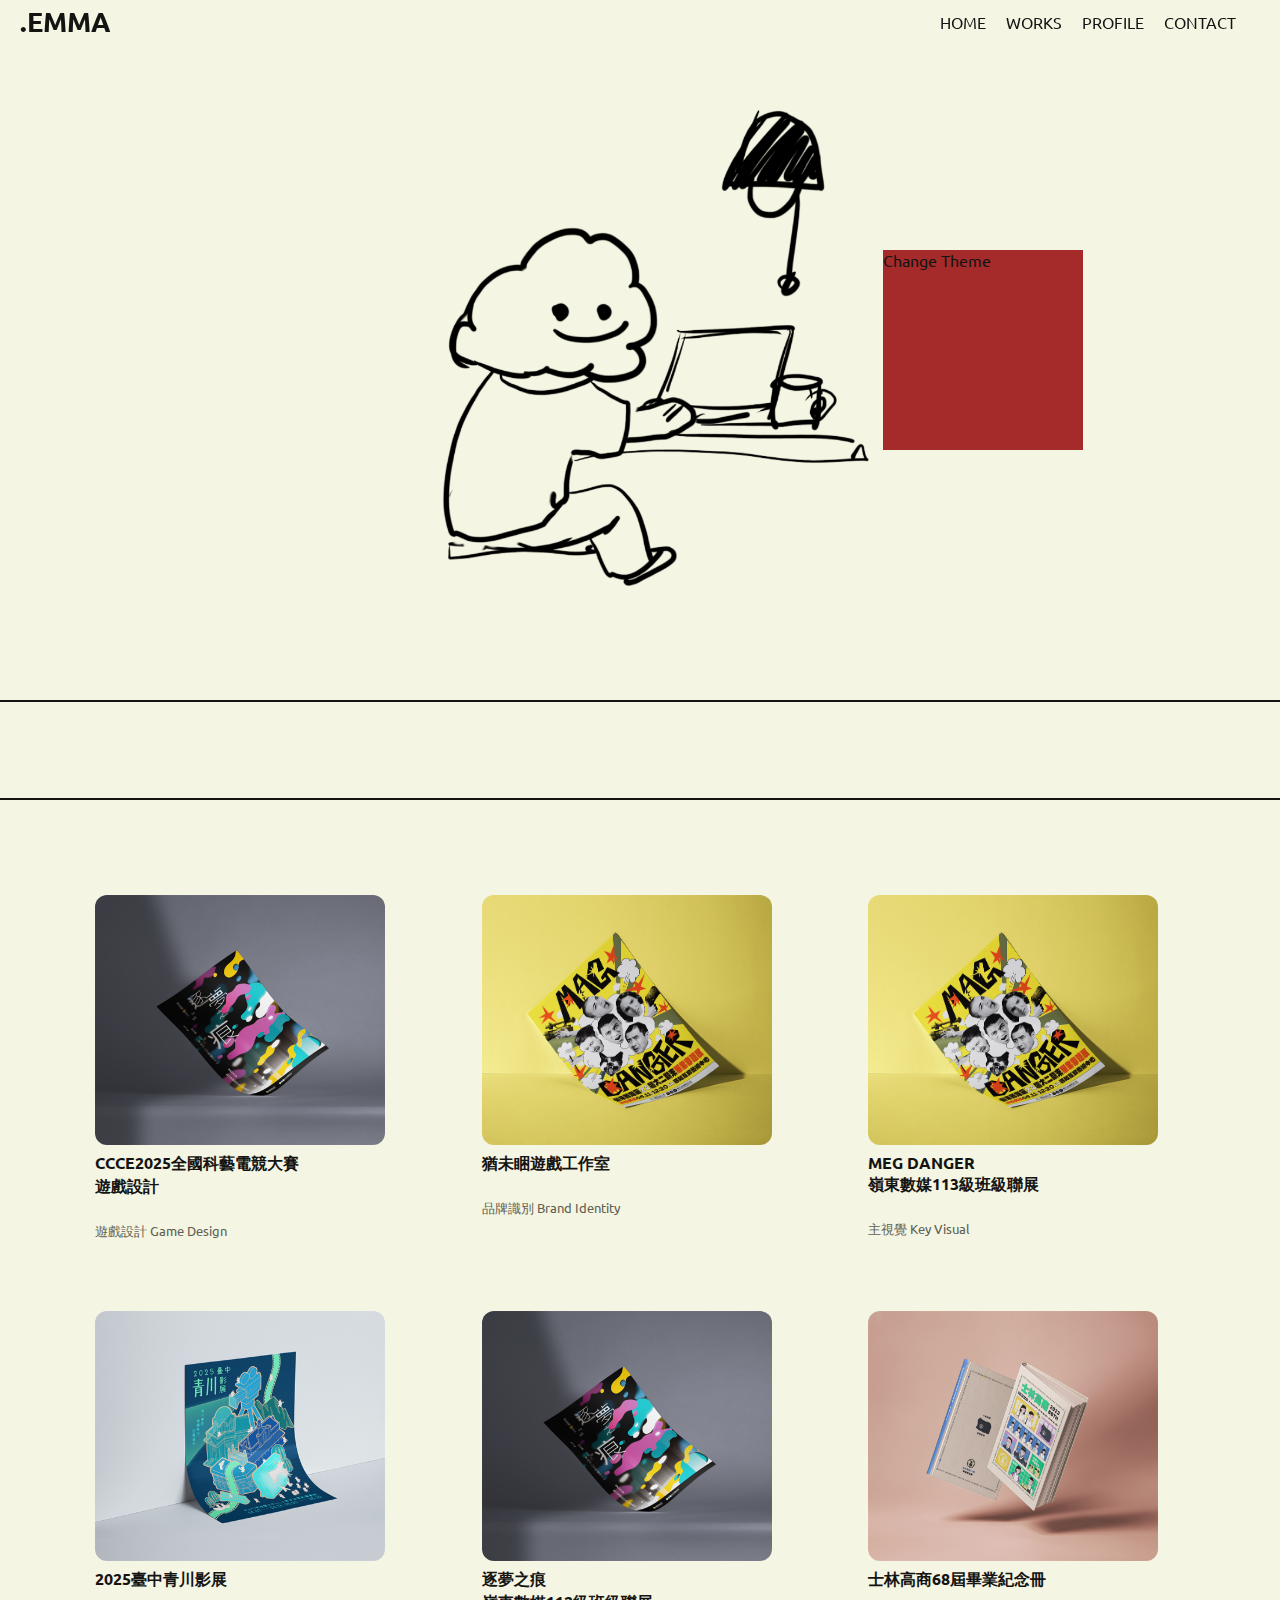
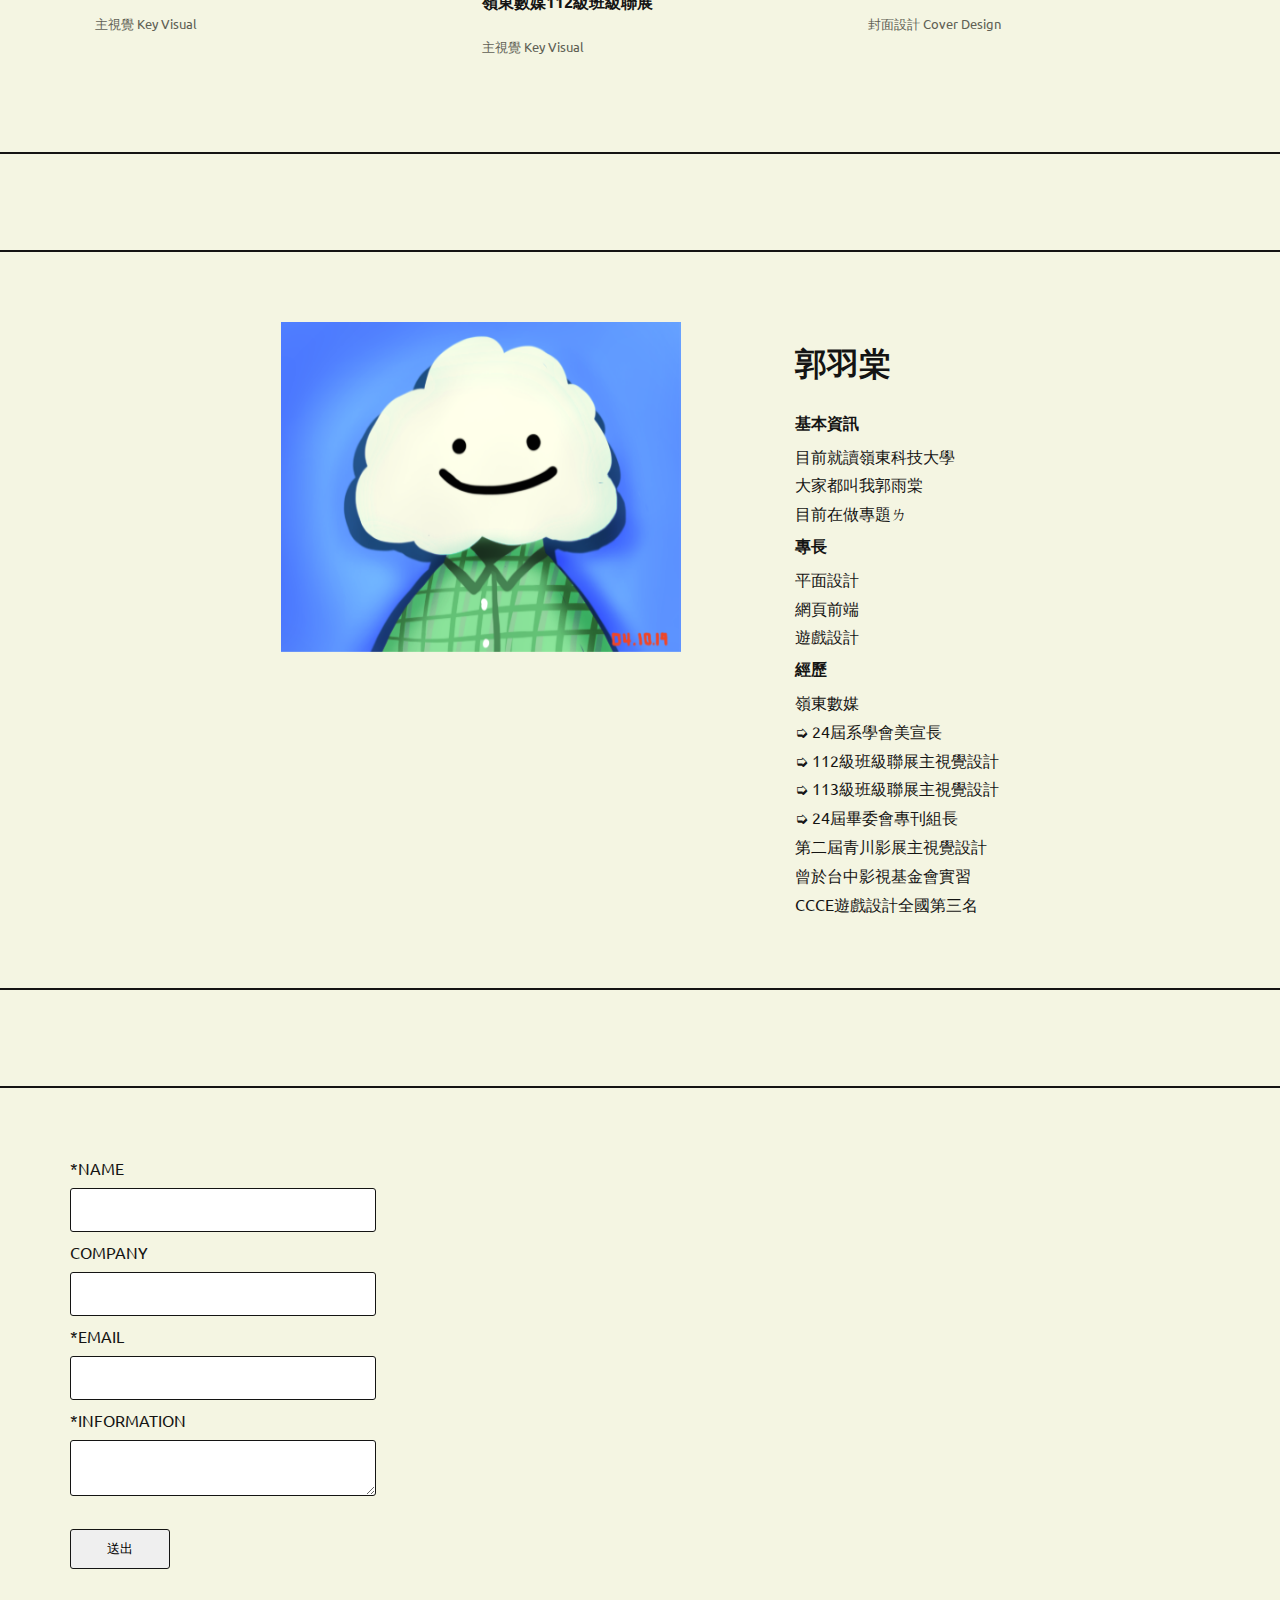
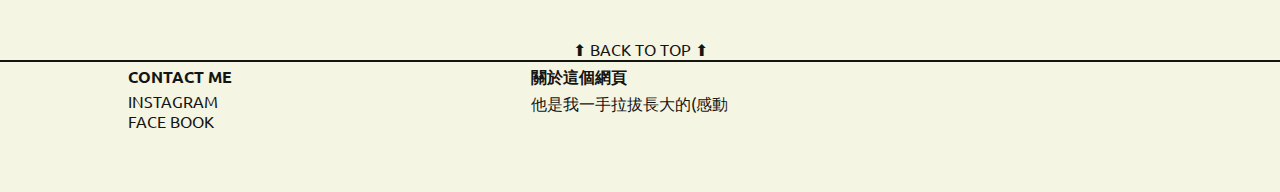
<file: index.html>
<!DOCTYPE html>
<html>
<head>
    <meta charset="utf-8"/>
    <meta name="viewport" content="width=device-width,initial-scale=1.0"/>
    <title>郭青蛙的作品集</title>
    <link rel="stylesheet" href="css/style.css">
    <!--字體API Ubuntu和Noto-->
    <link rel="preconnect" href="https://fonts.googleapis.com">
    <link rel="preconnect" href="https://fonts.gstatic.com" crossorigin>
    <link href="https://fonts.googleapis.com/css2?family=Noto+Sans+TC:wght@100..900&family=Ubuntu:wght@400;700&display=swap" rel="stylesheet">
</head>

<body>
<!--nav-->
<div class="nav">
    <h2 class="logo" id="emma">.EMMA</h2>
    <ul class="navbar">
        <li class="Navoption" id="home">HOME</li>
        <li class="Navoption" id="works">WORKS</li>
        <li class="Navoption" id="profile">PROFILE</li>
        <li class="Navoption" id="contact">CONTACT</li>
    </ul>
</div>
<!--頁首-->
<header class="header" id="home-area">
    <div class="title">
        EMMA<br>KUO'S
    </div>
    <!--暫時的圖-->
    <div>
        <img style="height: 500px;width: auto" src="picture/MeOnHeader.png">
    </div>
    <!--暫時的按鈕-->
    <div style="width: 200px;height: 200px;background: brown" id="themeToggle">Change Theme</div>
</header>
<!--works-->
<hr/>
    <div class="title">作品 WORKS ➔ ➔ ➔</div>
<hr/>
<main id="works-area">
    <div id="projects"></div>
</main>
<!--profile-->
<hr/>
    <div class="title">關於我 PROFILE ➔ ➔ ➔</div>
<hr/>
<main id="profile-area">
    <img src="picture/MeProfilePic.png" class="profile-picture">
    <article>
        <h1>郭羽棠</h1>
        <div class="word"><h3>基本資訊</h3>目前就讀嶺東科技大學<br>大家都叫我郭雨棠<br>目前在做專題ㄌ</div>
        <div class="word"><h3>專長</h3>平面設計<br>網頁前端<br>遊戲設計</div>
        <div class="word"><h3>經歷</h3>嶺東數媒<br>➭ 24屆系學會美宣長<br>➭ 112級班級聯展主視覺設計
            <br>➭ 113級班級聯展主視覺設計<br>➭ 24屆畢委會專刊組長<br>
            第二屆青川影展主視覺設計<br>曾於台中影視基金會實習<br>CCCE遊戲設計全國第三名
        </div>
    </article>
</main>

<!--contact-->
<hr/>
    <div class="title">聯繫我 CONTACT ME  ➔ ➔ ➔</div>
<hr/>
<main id="contact-area">
    <form class="form" id="myForm">
        <label>*NAME</label><br>
        <input type="text" name="name" class="contact"><br>
        <label>COMPANY</label><br>
        <input type="text" name="company" class="contact"><br>
        <label>*EMAIL</label><br>
        <input type="email" name="email" class="contact"><br>
        <label>*INFORMATION</label><br>
        <textarea name="information" class="contact" style="height: 50px"></textarea><br>
        <button type="submit" class="button" id="send">送出</button>
    </form>
</main>

<div class="back"> ⬆︎ BACK TO TOP ⬆︎</div>
<div class="back2"> ⬆︎ </div>

<!--頁尾-->
<hr/>
<footer class="footer">
    <div class="linkbox">
        <h3>CONTACT ME</h3>
        <div class="link"><a href="https://www.instagram.com/emmakuo1019/">INSTAGRAM</a></div>
        <div class="link"><a href="https://www.facebook.com/EmmaKuo1019?locale=zh_TW">FACE BOOK</a></div>
    </div>
    <div class="linkbox">
        <h3>關於這個網頁</h3>
        <div class="link">他是我一手拉拔長大的(感動</div>
    </div>
</footer>

<script
        src="https://code.jquery.com/jquery-3.4.1.min.js"
        integrity="sha256-CSXorXvZcTkaix6Yvo6HppcZGetbYMGWSFlBw8HfCJo="
        crossorigin="anonymous">
</script>
<script src="js/home.js"></script>
<script src="js/list.js"></script>
</body>
</html>
</file>
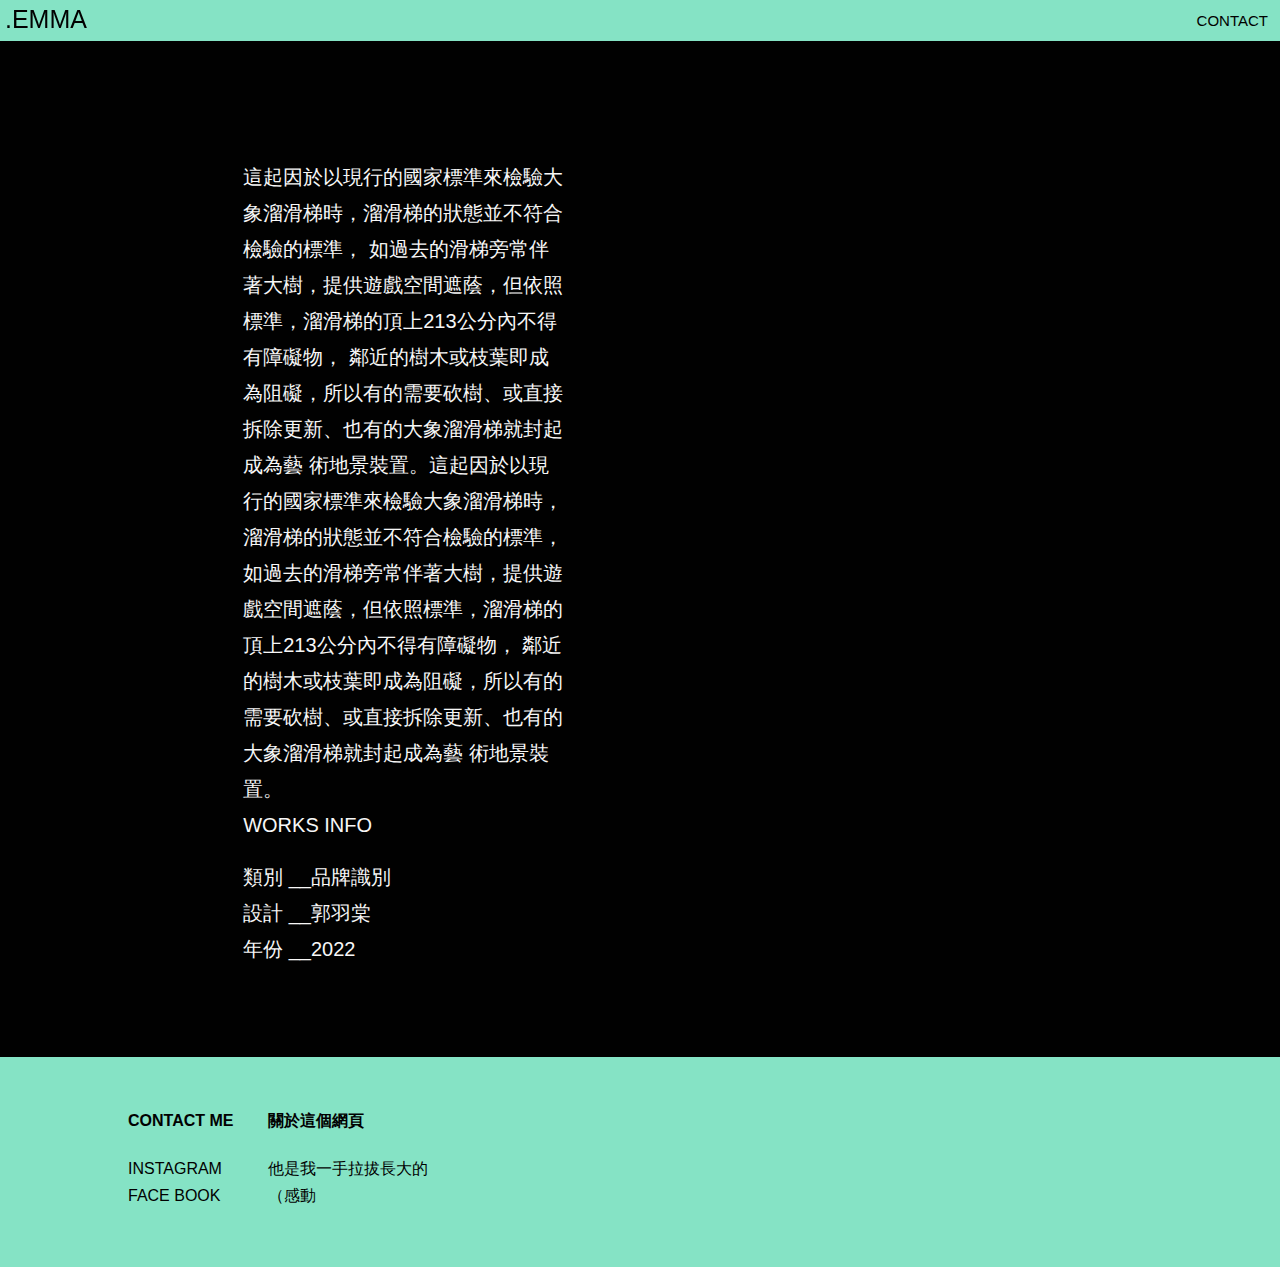
<file: breakfast.html>
<!DOCTYPE html>
<html lang="en">
<head>
    <meta charset="UTF-8">
    <title>郭青蛙的作品集 - 早餐研究室</title>
    <link rel="stylesheet" href="work.css">
</head>
<body>
<!--nav-->
<div class="logo" id="emma">.EMMA</div>
<nav class="nav">
    <div class="Navoption" id="contact">CONTACT</div>
</nav>

<!--內容-->
<main style="margin-left: 10%">
    <img class="work-info-big">
    <article class="article">
        <section style="width: 50%;margin-right: 3%">
            <div class="title">早餐研究室</div>
            <div class="word">這起因於以現行的國家標準來檢驗大象溜滑梯時，溜滑梯的狀態並不符合檢驗的標準，
                如過去的滑梯旁常伴著大樹，提供遊戲空間遮蔭，但依照標準，溜滑梯的頂上213公分內不得有障礙物，
                鄰近的樹木或枝葉即成為阻礙，所以有的需要砍樹、或直接拆除更新、也有的大象溜滑梯就封起成為藝
                術地景裝置。這起因於以現行的國家標準來檢驗大象溜滑梯時，溜滑梯的狀態並不符合檢驗的標準，
                如過去的滑梯旁常伴著大樹，提供遊戲空間遮蔭，但依照標準，溜滑梯的頂上213公分內不得有障礙物，
                鄰近的樹木或枝葉即成為阻礙，所以有的需要砍樹、或直接拆除更新、也有的大象溜滑梯就封起成為藝
                術地景裝置。</div>
        </section>
        <section>
            <div class="word">WORKS INFO</div>
            <ul>
                <li class="word">類別 __<span style="font-weight: normal">品牌識別</span> </li>
                <li class="word">設計 __<span style="font-weight: normal">郭羽棠</span></li>
                <li class="word">年份 __<span style="font-weight: normal">2022</span></li>
            </ul>
        </section>
    </article>
    <img class="work-info-big">
</main>

<!--頁尾-->
<footer class="footer">
    <div class="linkbox">
        <h4>CONTACT ME</h4>
        <div class="link"><a href="https://www.instagram.com/emmakuo1019/">INSTAGRAM</a></div>
        <div class="link"><a href="https://www.facebook.com/EmmaKuo1019?locale=zh_TW">FACE BOOK</a></div>
    </div>
    <div class="linkbox">
        <h4>關於這個網頁</h4>
        <div class="link">他是我一手拉拔長大的<br>（感動</div>
    </div>
</footer>

<script
        src="https://code.jquery.com/jquery-3.4.1.min.js"
        integrity="sha256-CSXorXvZcTkaix6Yvo6HppcZGetbYMGWSFlBw8HfCJo="
        crossorigin="anonymous">
</script>
<script src="home.js"></script>

</body>
</html>
</file>
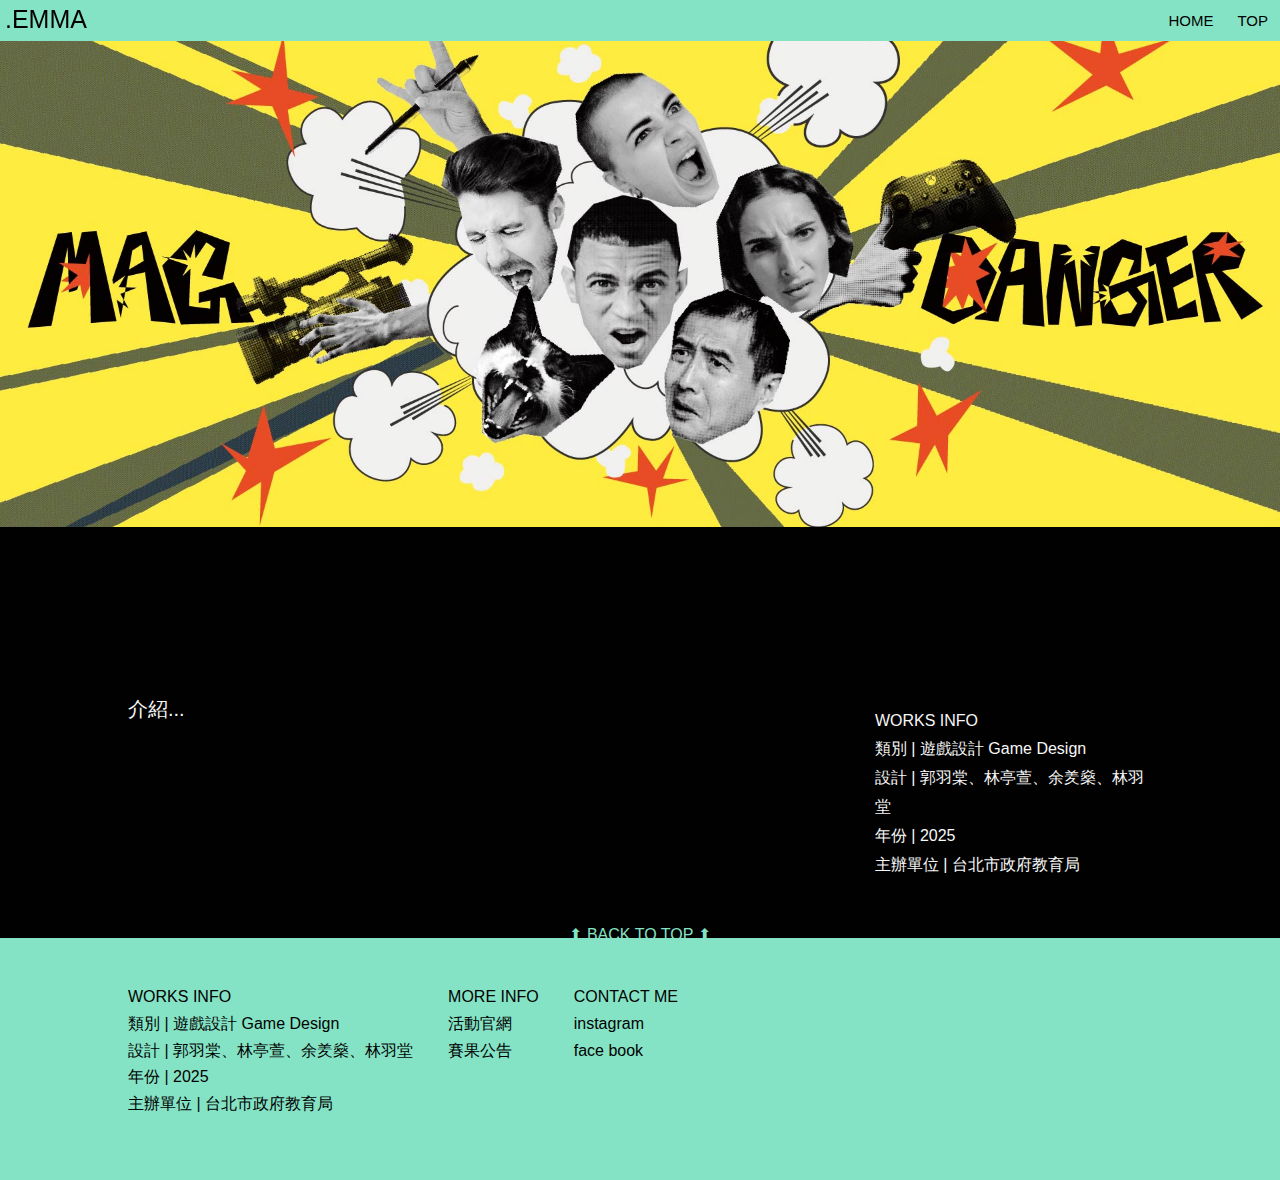
<file: cce2025.html>
<!DOCTYPE html>
<html lang="en">
<head>
    <meta charset="UTF-8">
    <title>郭青蛙的作品集 - CCCE2025</title>
    <link rel="stylesheet" href="work.css">
    <link rel="icon" href="favicon.ico" type="image/x-icon">
    <meta name="viewport" content="width=device-width, initial-scale=1.0">

    <link rel="preconnect" href="https://fonts.googleapis.com">
    <link rel="preconnect" href="https://fonts.gstatic.com" crossorigin>
    <link href="https://fonts.googleapis.com/css2?family=Noto+Sans+TC:wght@100..900&family=Noto+Sans:ital,wght@0,100..900;1,100..900&display=swap" rel="stylesheet">
</head>
<body>
<!--nav-->
<a href="index.html"><div class="logo">.EMMA</div></a>
<nav class="nav">
    <a href="index.html"><div class="Navoption">HOME</div></a>
    <div class="Navoption" id="work-top">TOP</div>
</nav>

<!--內容-->
<main>
    <img class="work-info-big" src="picture/exhibition02-long.jpg">
    <article class="article">
        <div class="title">CCCE2025全國科藝電競大賽<br>遊戲設計 季軍</div>
        <section class="section">
            <div class="word">
                介紹...
            </div>
            <ul class="word-info">WORKS INFO
                <li>類別 | <span style="font-weight: normal">遊戲設計 Game Design</span> </li>
                <li>設計 | <span style="font-weight: normal">郭羽棠、林亭萱、余羑燊、林羽堂</span></li>
                <li>年份 | <span style="font-weight: normal">2025</span></li>
                <li>主辦單位 | <span style="font-weight: normal">台北市政府教育局</span> </li>
            </ul>
        </section>
    </article>
</main>

<div class="back"> ⬆︎ BACK TO TOP ⬆︎</div>
<div class="back2"> ⬆︎ </div>

<!--頁尾-->
<footer class="footer">
    <ul class="linkbox">WORKS INFO
        <li class="link">類別 | 遊戲設計 Game Design</li>
        <li class="link">設計 | 郭羽棠、林亭萱、余羑燊、林羽堂</li>
        <li class="link">年份 | 2025</li>
        <li class="link">主辦單位 | 台北市政府教育局</li>
    </ul>
    <ul class="linkbox">MORE INFO
        <li class="link"><a href="https://cccedu.org/">活動官網</a></li>
        <li class="link"><a href="https://cccedu.org/%f0%9f%8f%86-%e6%95%b8%e4%bd%8d%e7%a7%91%e8%97%9d%e7%b3%bb%e5%88%97%ef%bd%9c%e5%86%a0%e4%ba%9e%e5%ad%a3%e6%ae%bf%e8%b3%bd%e6%9e%9c%e5%85%ac%e5%91%8a-%f0%9f%8f%86/
">賽果公告</a></li>
    </ul>
    <ul class="linkbox">CONTACT ME
        <li class="link"><a href="https://www.instagram.com/emmakuo1019/">instagram</a></li>
        <il class="link"><a href="https://www.facebook.com/EmmaKuo1019?locale=zh_TW">face book</a></il>
    </ul>
</footer>

<script
        src="https://code.jquery.com/jquery-3.4.1.min.js"
        integrity="sha256-CSXorXvZcTkaix6Yvo6HppcZGetbYMGWSFlBw8HfCJo="
        crossorigin="anonymous">
</script>
<script src="home.js"></script>

</body>
</html>
</file>
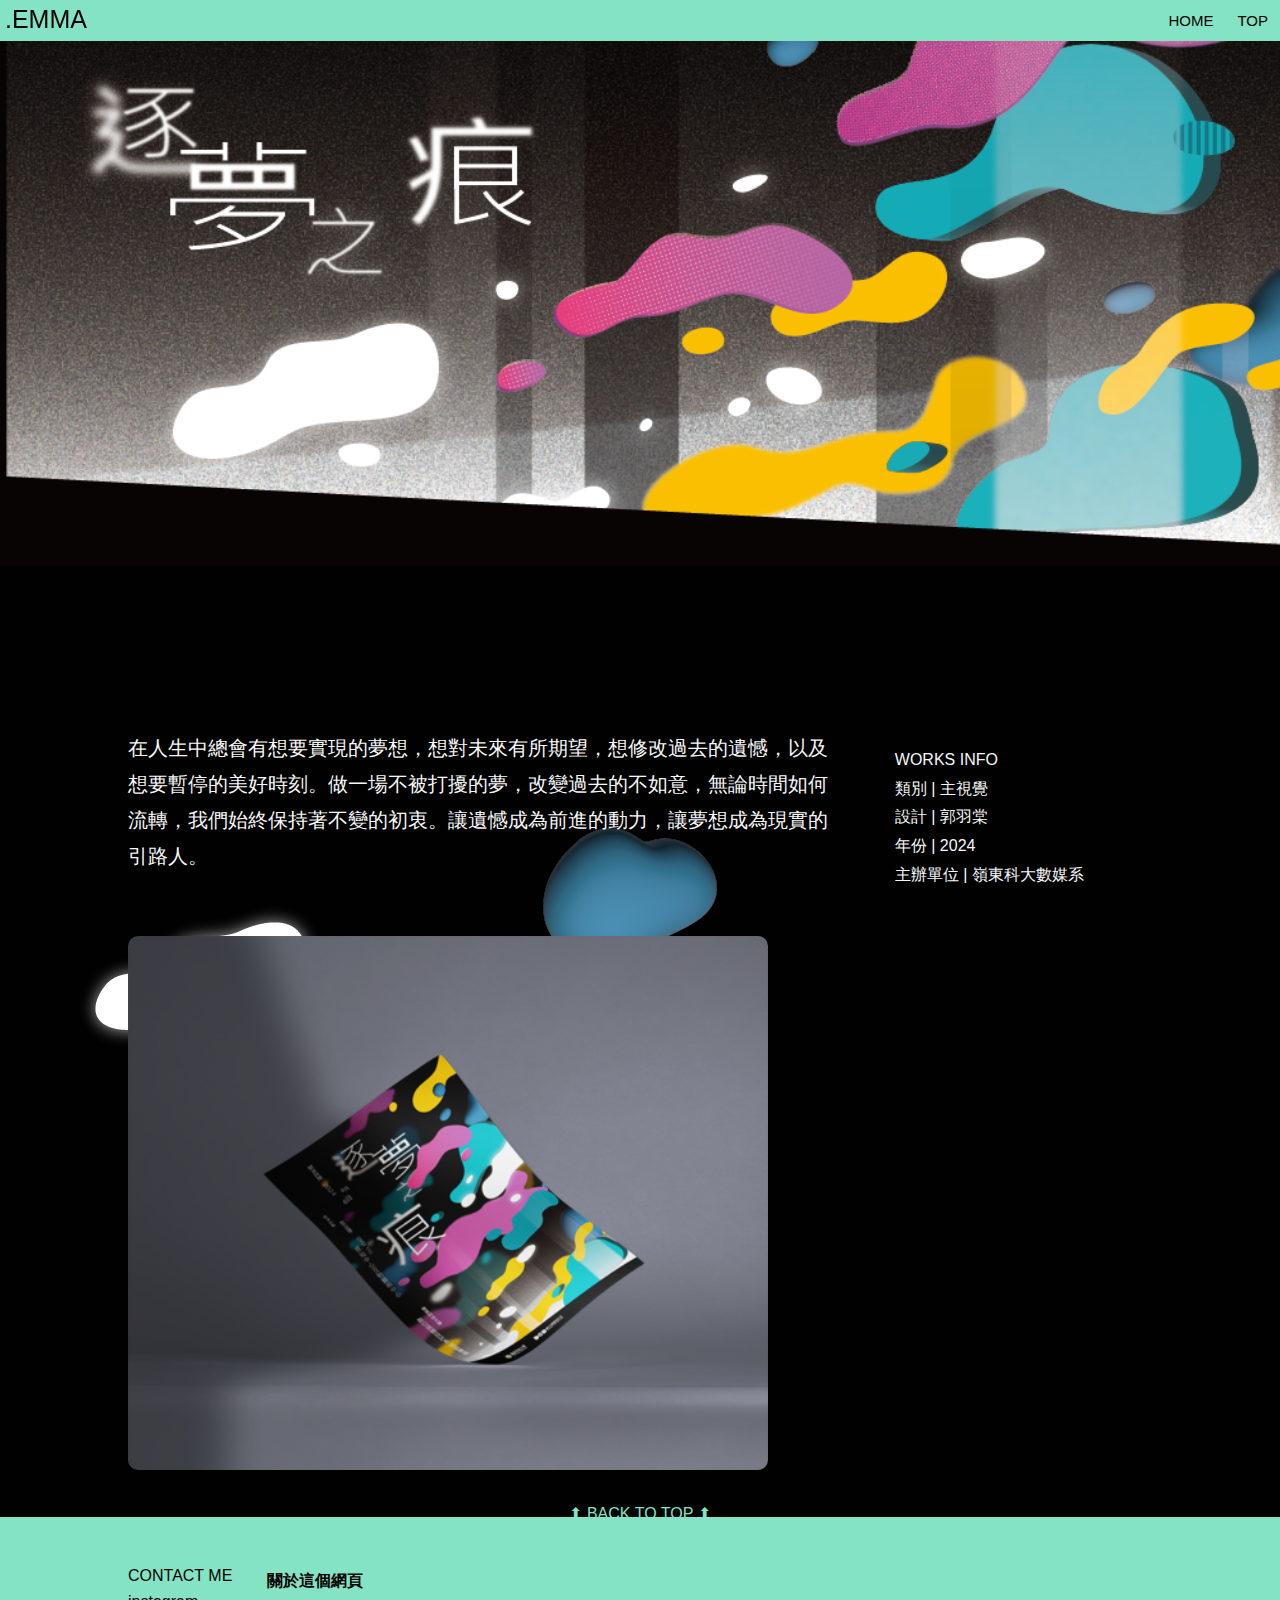
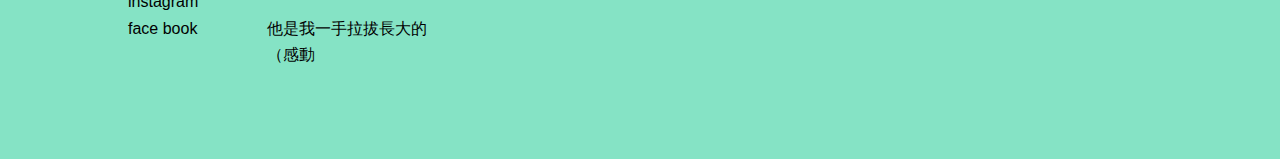
<file: exhibition-01.html>
<!DOCTYPE html>
<html lang="en">
<head>
    <meta charset="UTF-8">
    <title>郭青蛙的作品集 - 班級聯展</title>
    <link rel="stylesheet" href="work.css">
    <meta name="viewport" content="width=device-width, initial-scale=1.0">
    
    <link rel="preconnect" href="https://fonts.googleapis.com">
    <link rel="preconnect" href="https://fonts.gstatic.com" crossorigin>
    <link href="https://fonts.googleapis.com/css2?family=Noto+Sans+TC:wght@100..900&family=Noto+Sans:ital,wght@0,100..900;1,100..900&display=swap" rel="stylesheet">
</head>
<body>
<!--nav-->
<a href="index.html"><div class="logo">.EMMA</div></a>
<nav class="nav">
    <a href="index.html"><div class="Navoption">HOME</div></a>
    <div class="Navoption" id="work-top">TOP</div>
</nav>


<!--內容-->
<main>
    <img class="work-info-big" src="picture/exhibition-long.png">
    <article class="article">
            <div class="title">逐夢之痕<br>嶺東數媒112級班級聯展</div>
        <section class="section">
            <div class="word">
                在人生中總會有想要實現的夢想，想對未來有所期望，想修改過去的遺憾，以及想要暫停的美好時刻。做一場不被打擾的夢，改變過去的不如意，無論時間如何流轉，我們始終保持著不變的初衷。讓遺憾成為前進的動力，讓夢想成為現實的引路人。
            </div>
            <ul class="word-info">WORKS INFO
                <li>類別 | <span style="font-weight: normal">主視覺</span> </li>
                <li>設計 | <span style="font-weight: normal">郭羽棠</span></li>
                <li>年份 | <span style="font-weight: normal">2024</span></li>
                <li>主辦單位 | <span style="font-weight: normal">嶺東科大數媒系</span> </li>
            </ul>
        </section>
    </article>
    <div>
        <img class="work-info-small" src="picture/exhibition-follow.png">
        <img src="picture/exhibition-small1.png" style="position: absolute;top:900px;left: 40px;z-index: -10">
        <img src="picture/exhibition-small2.png" style="position: absolute;top:800px;left: 500px;z-index: -10">
    </div>
</main>

<div class="back"> ⬆︎ BACK TO TOP ⬆︎</div>
<div class="back2"> ⬆︎ </div>

<!--頁尾-->
<footer class="footer">
    <ul class="linkbox">CONTACT ME
        <li class="link"><a href="https://www.instagram.com/emmakuo1019/">instagram</a></li>
        <il class="link"><a href="https://www.facebook.com/EmmaKuo1019?locale=zh_TW">face book</a></il>
    </ul>
    <div class="linkbox">
        <h4>關於這個網頁</h4>
        <div class="link">他是我一手拉拔長大的<br>（感動</div>
    </div>
</footer>

<script
        src="https://code.jquery.com/jquery-3.4.1.min.js"
        integrity="sha256-CSXorXvZcTkaix6Yvo6HppcZGetbYMGWSFlBw8HfCJo="
        crossorigin="anonymous">
</script>
<script src="home.js"></script>

</body>
</html>
</file>
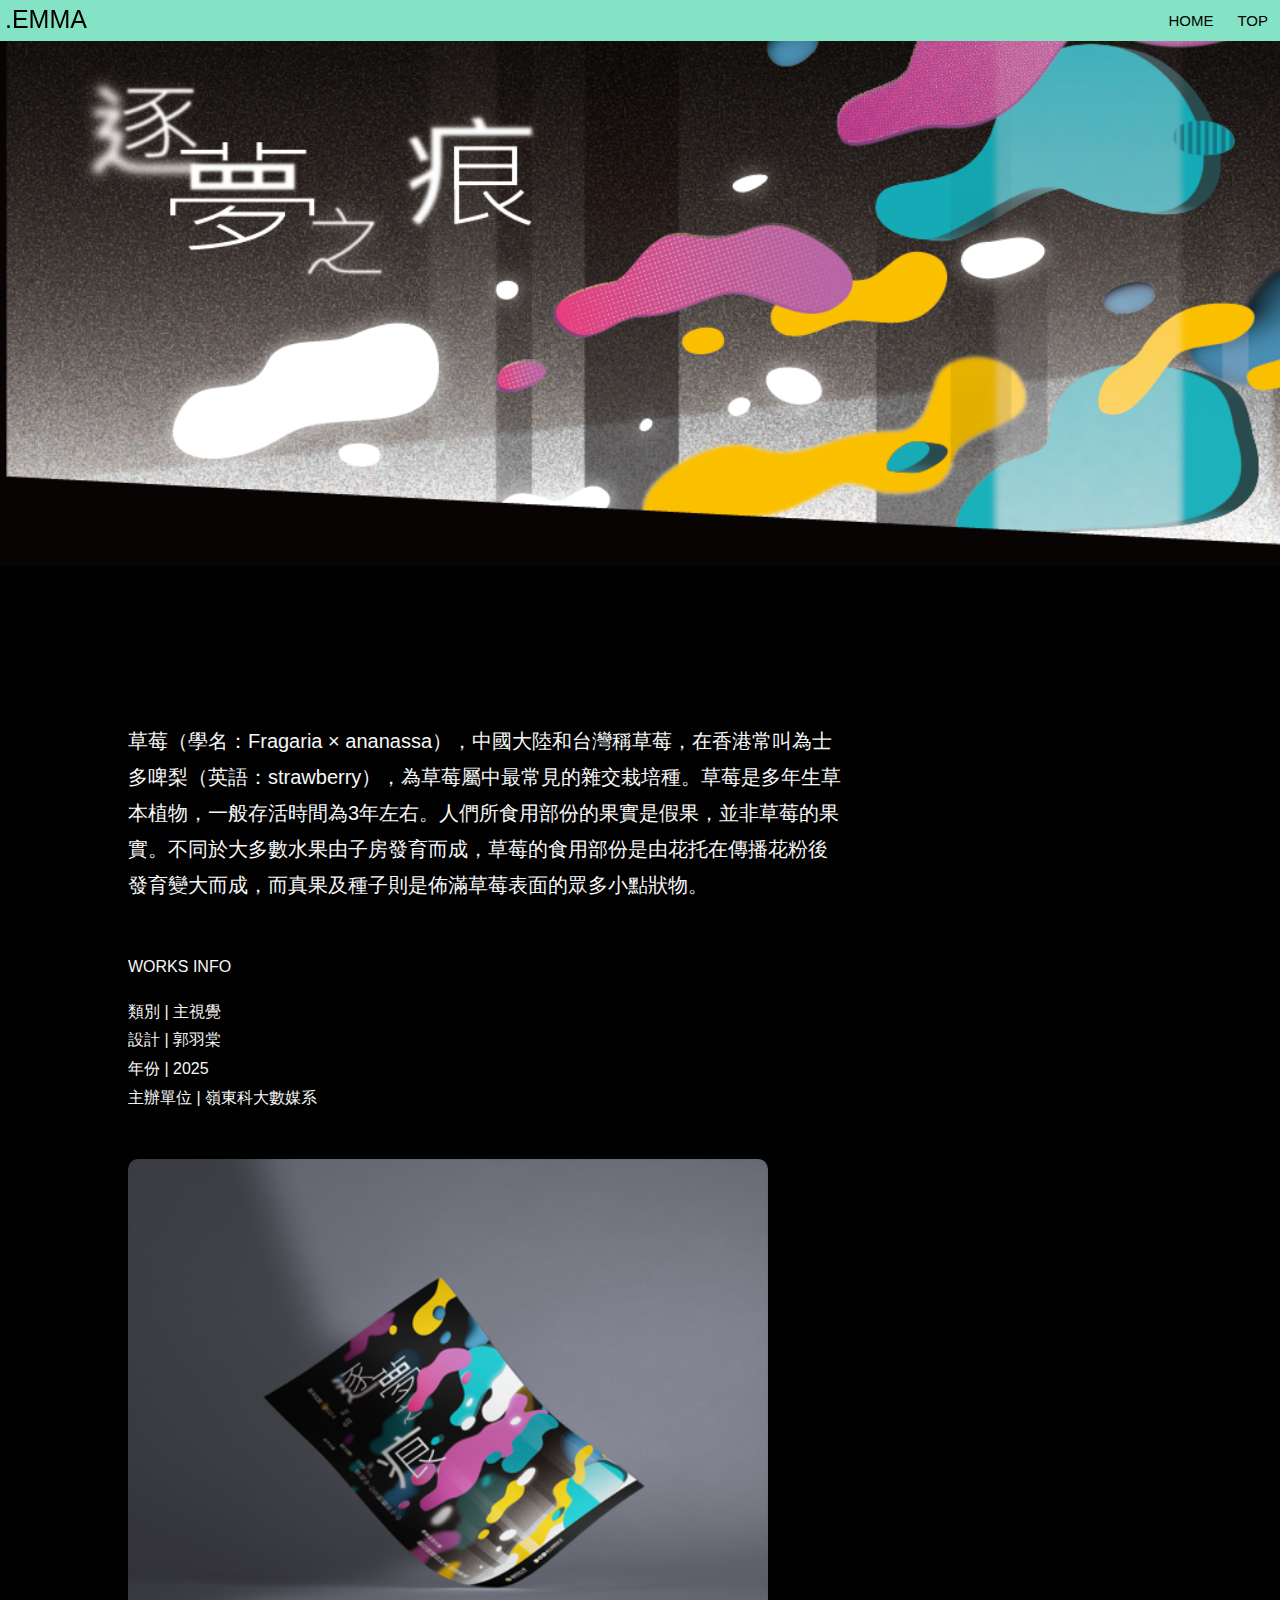
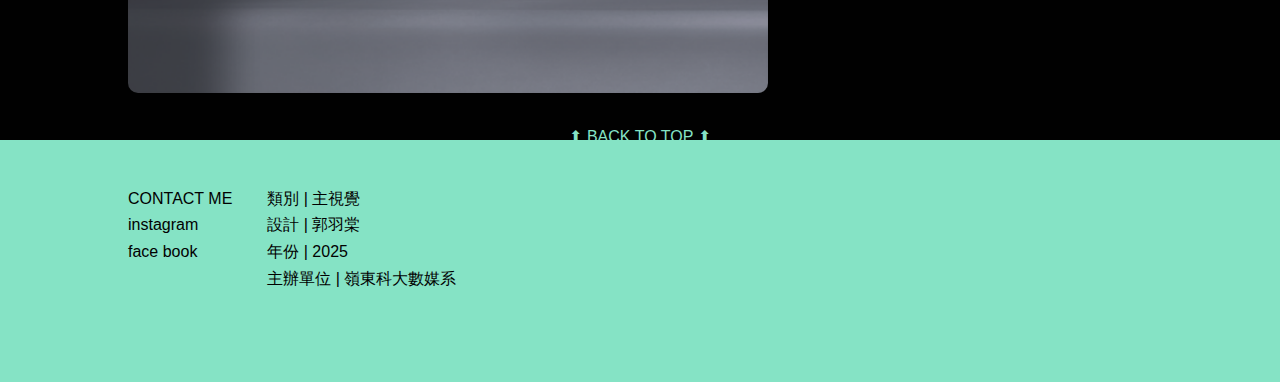
<file: exhibition-02.html>
<!DOCTYPE html>
<html lang="en">
<head>
    <meta charset="UTF-8">
    <title>郭青蛙的作品集 - 班級聯展</title>
    <link rel="stylesheet" href="work.css">
</head>
<body>
<!--nav-->
<a href="index.html"><div class="logo">.EMMA</div></a>
<nav class="nav">
    <a href="index.html"><div class="Navoption">HOME</div></a>
    <div class="Navoption" id="work-top">TOP</div>
</nav>

<!--內容-->
<main>
    <img class="work-info-big" src="picture/exhibition-long.png">
    <article class="article">
        <section>
            <div class="title">MEG DANGER<br>嶺東數媒113級班級聯展</div>
            <div class="word">
                草莓（學名：Fragaria × ananassa），中國大陸和台灣稱草莓，在香港常叫為士多啤梨（英語：strawberry），為草莓屬中最常見的雜交栽培種。草莓是多年生草本植物，一般存活時間為3年左右。人們所食用部份的果實是假果，並非草莓的果實。不同於大多數水果由子房發育而成，草莓的食用部份是由花托在傳播花粉後發育變大而成，而真果及種子則是佈滿草莓表面的眾多小點狀物。
            </div>
            <div class="word-info" style="margin: 50px 0 0 0">WORKS INFO</div>
            <ul class="word-info">
                <li>類別 | <span style="font-weight: normal">主視覺</span> </li>
                <li>設計 | <span style="font-weight: normal">郭羽棠</span></li>
                <li>年份 | <span style="font-weight: normal">2025</span></li>
                <li>主辦單位 | <span style="font-weight: normal">嶺東科大數媒系</span> </li>
            </ul>
        </section>
    </article>
    <div>
        <img class="work-info-small" src="picture/exhibition-follow.png">
    </div>
</main>

<div class="back"> ⬆︎ BACK TO TOP ⬆︎</div>
<div class="back2"> ⬆︎ </div>

<!--頁尾-->
<footer class="footer">
    <ul class="linkbox">CONTACT ME
        <li class="link"><a href="https://www.instagram.com/emmakuo1019/">instagram</a></li>
        <il class="link"><a href="https://www.facebook.com/EmmaKuo1019?locale=zh_TW">face book</a></il>
    </ul>
    <ul class="linkbox">
        <li>類別 | <span style="font-weight: normal">主視覺</span> </li>
        <li>設計 | <span style="font-weight: normal">郭羽棠</span></li>
        <li>年份 | <span style="font-weight: normal">2025</span></li>
        <li>主辦單位 | <span style="font-weight: normal">嶺東科大數媒系</span> </li>
    </ul>
</footer>

<script
        src="https://code.jquery.com/jquery-3.4.1.min.js"
        integrity="sha256-CSXorXvZcTkaix6Yvo6HppcZGetbYMGWSFlBw8HfCJo="
        crossorigin="anonymous">
</script>
<script src="home.js"></script>

</body>
</html>
</file>
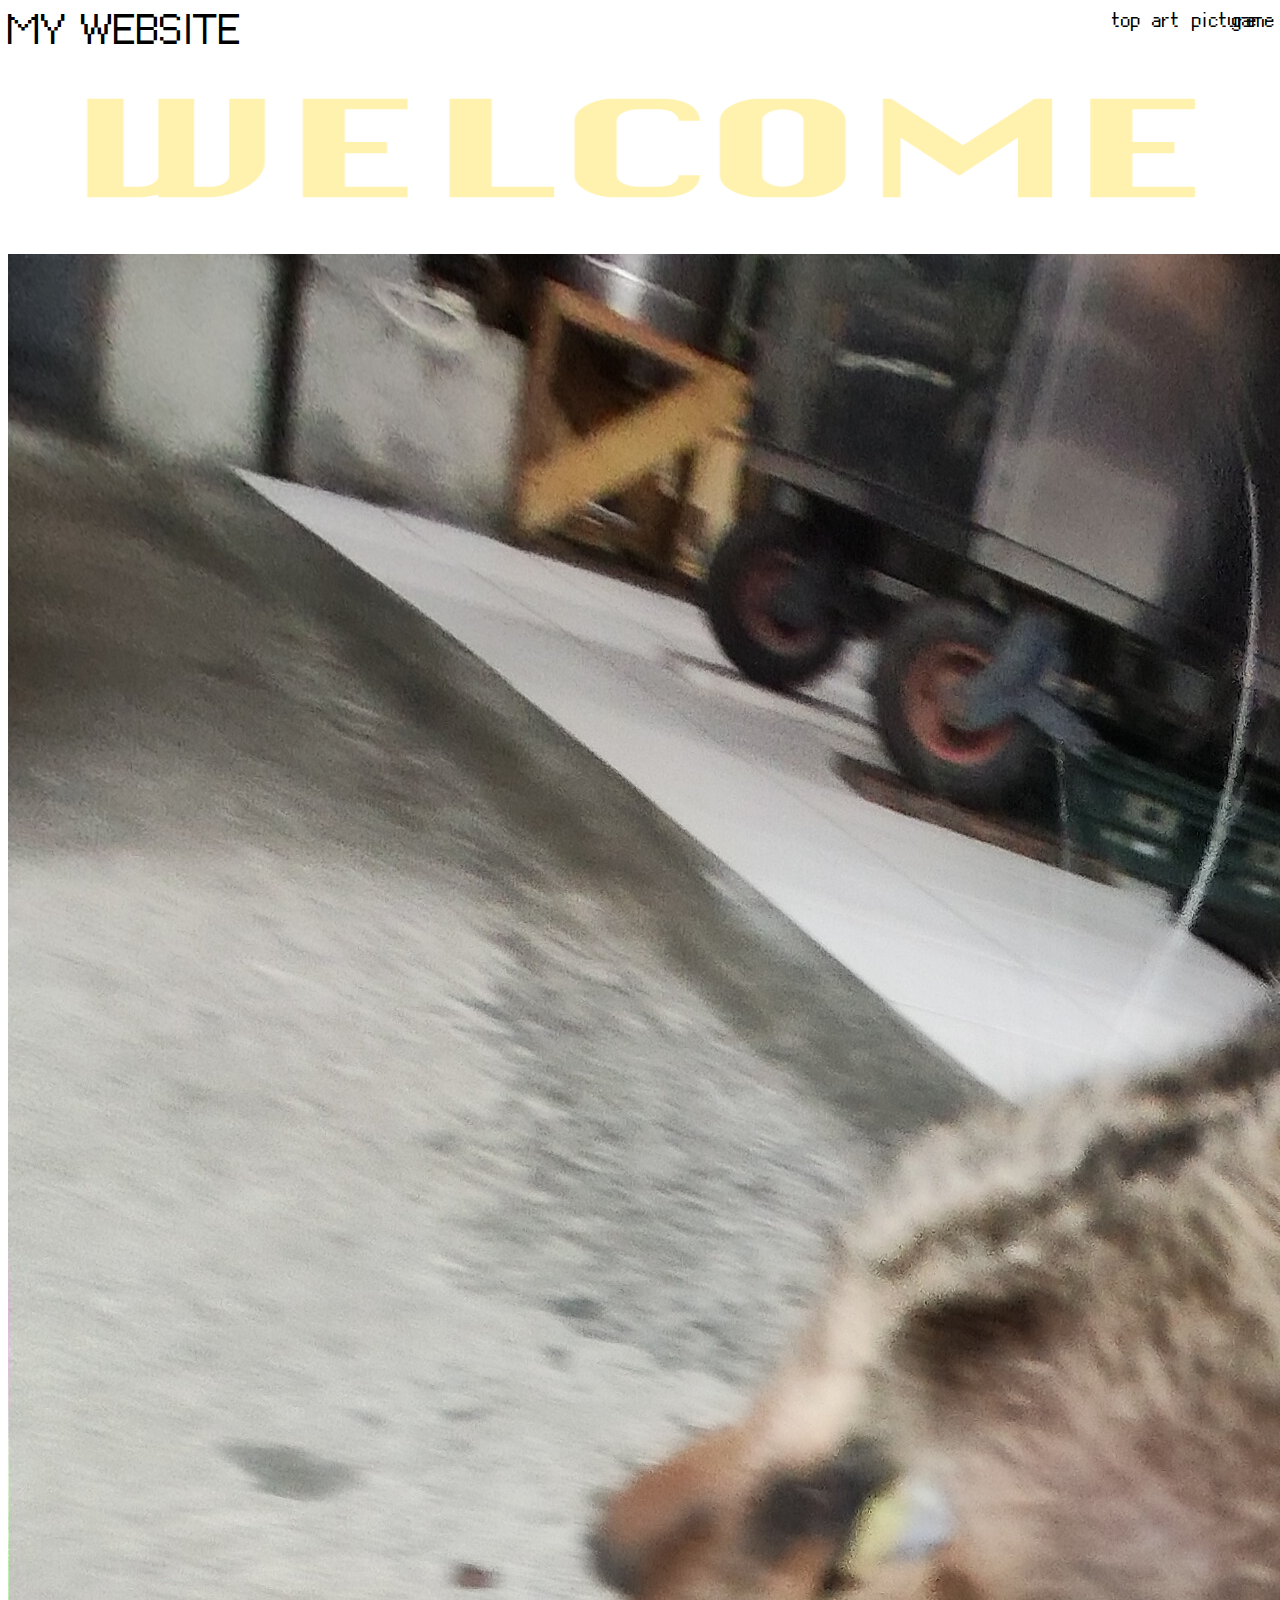
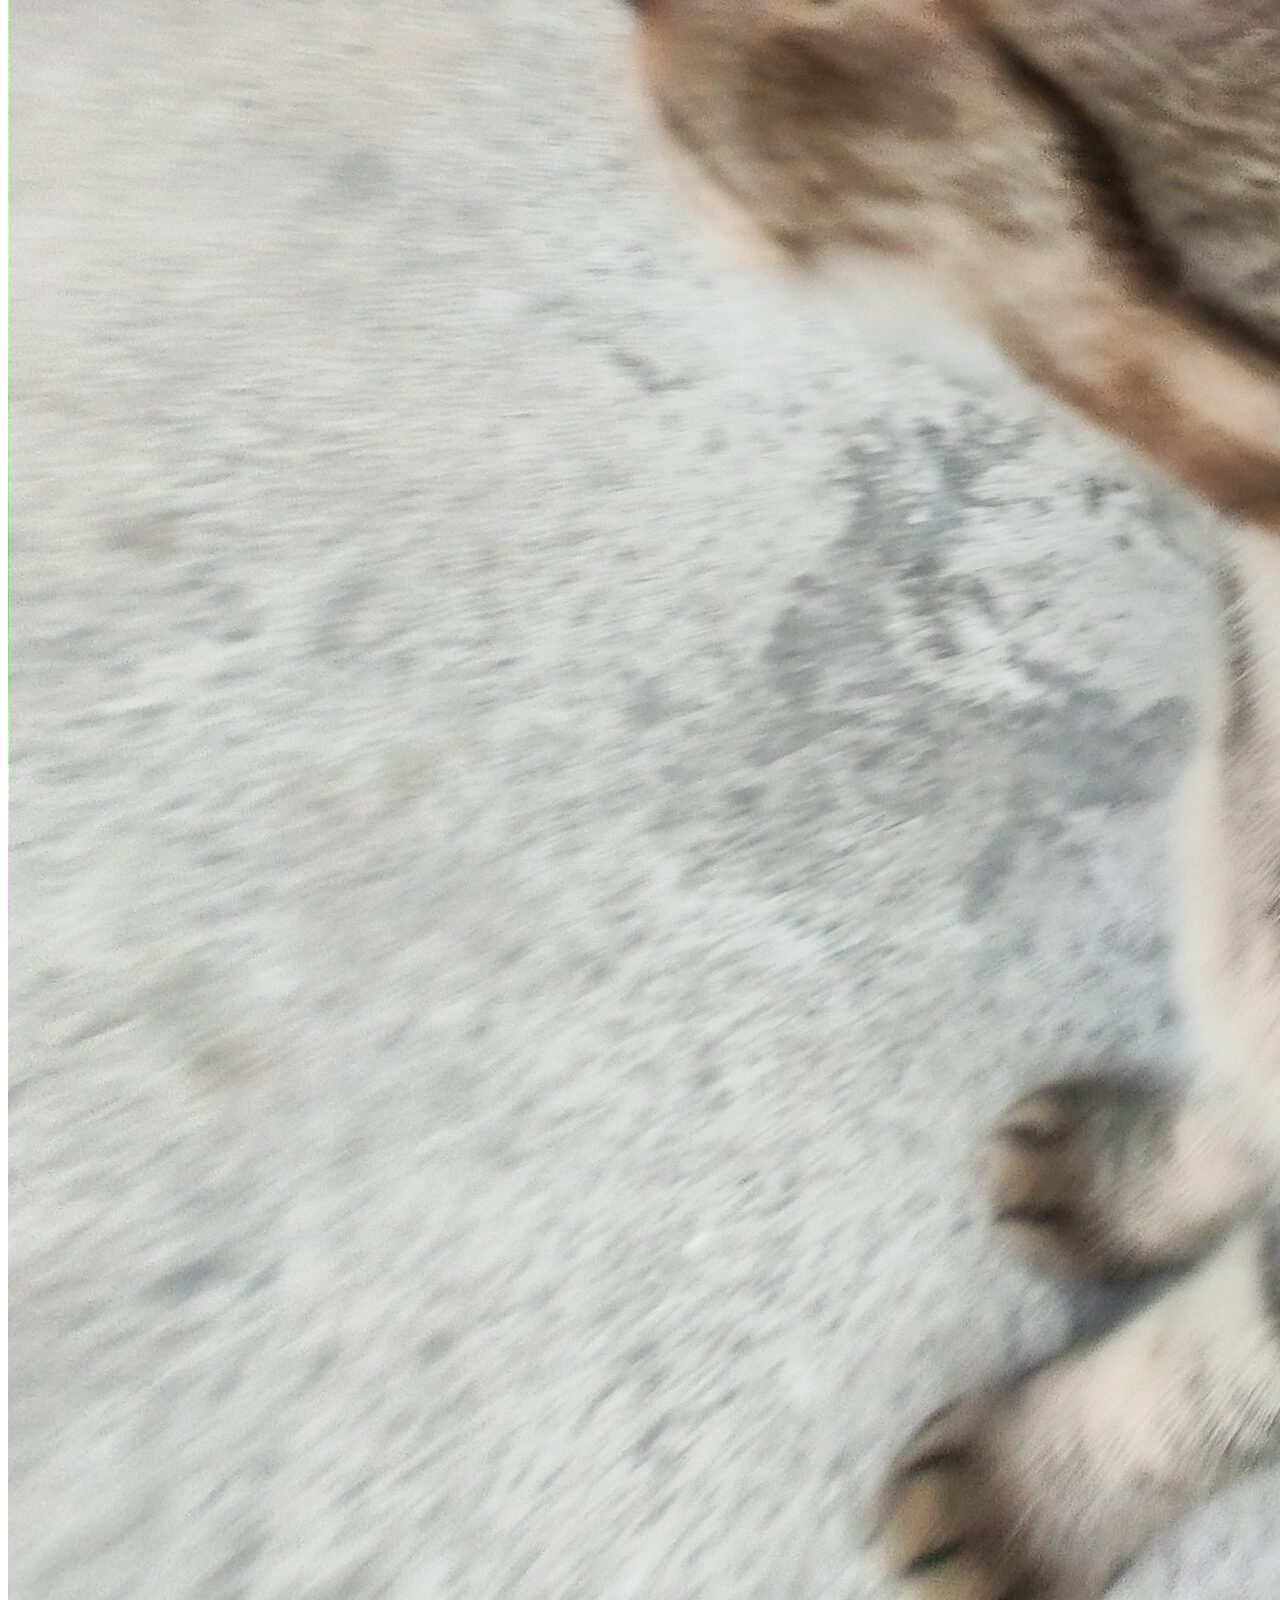
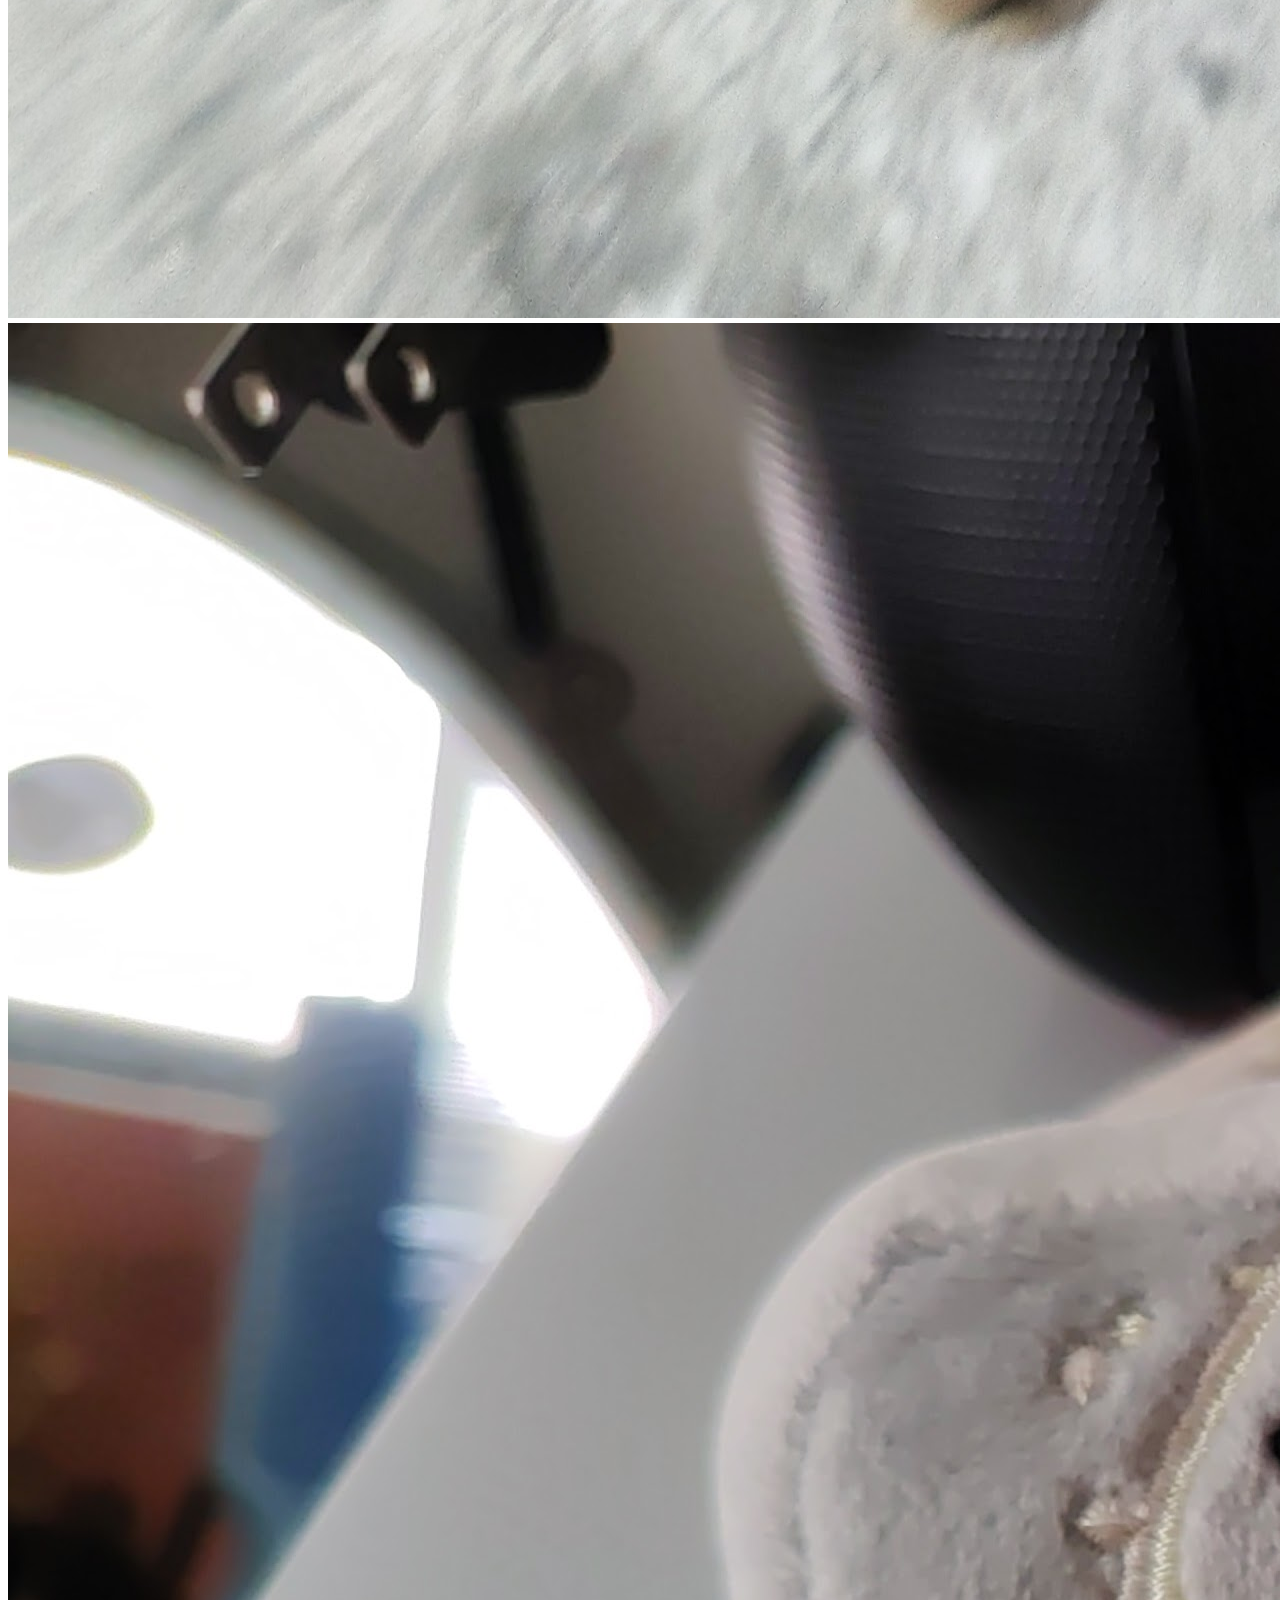
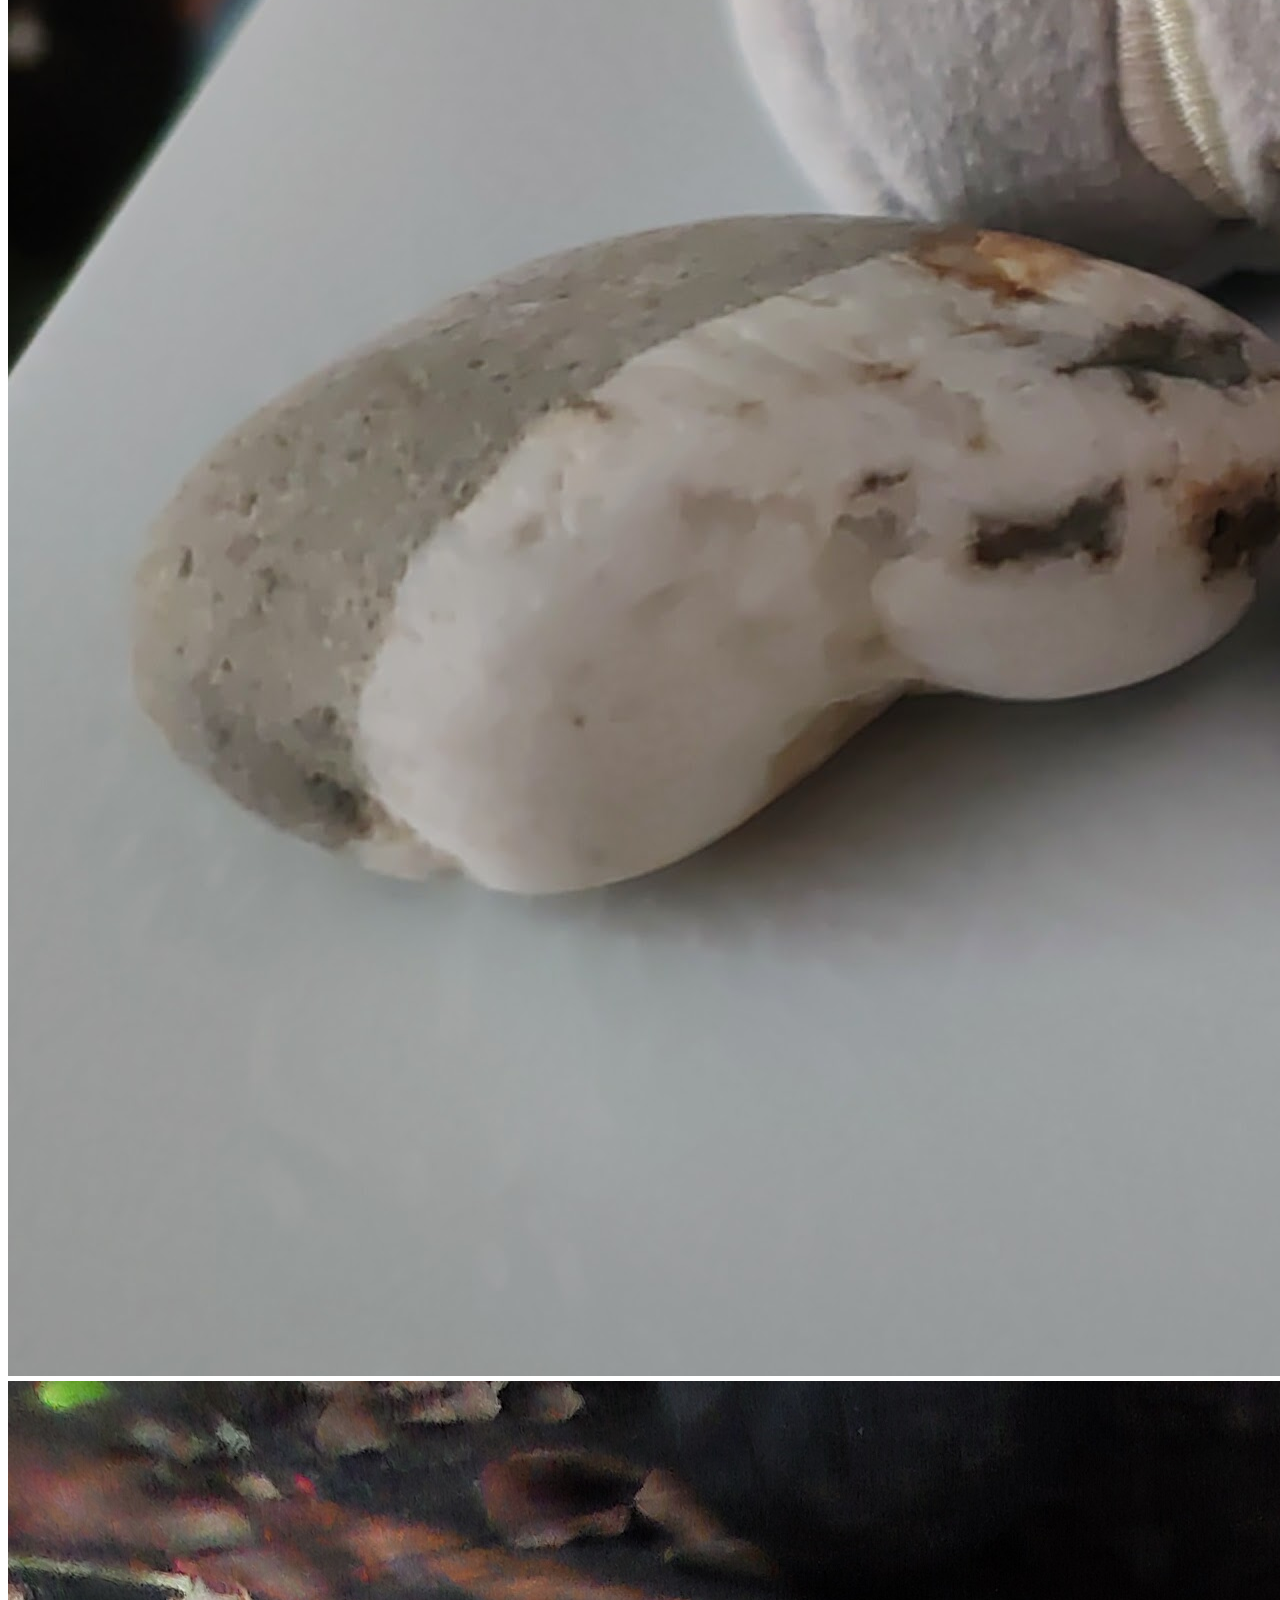
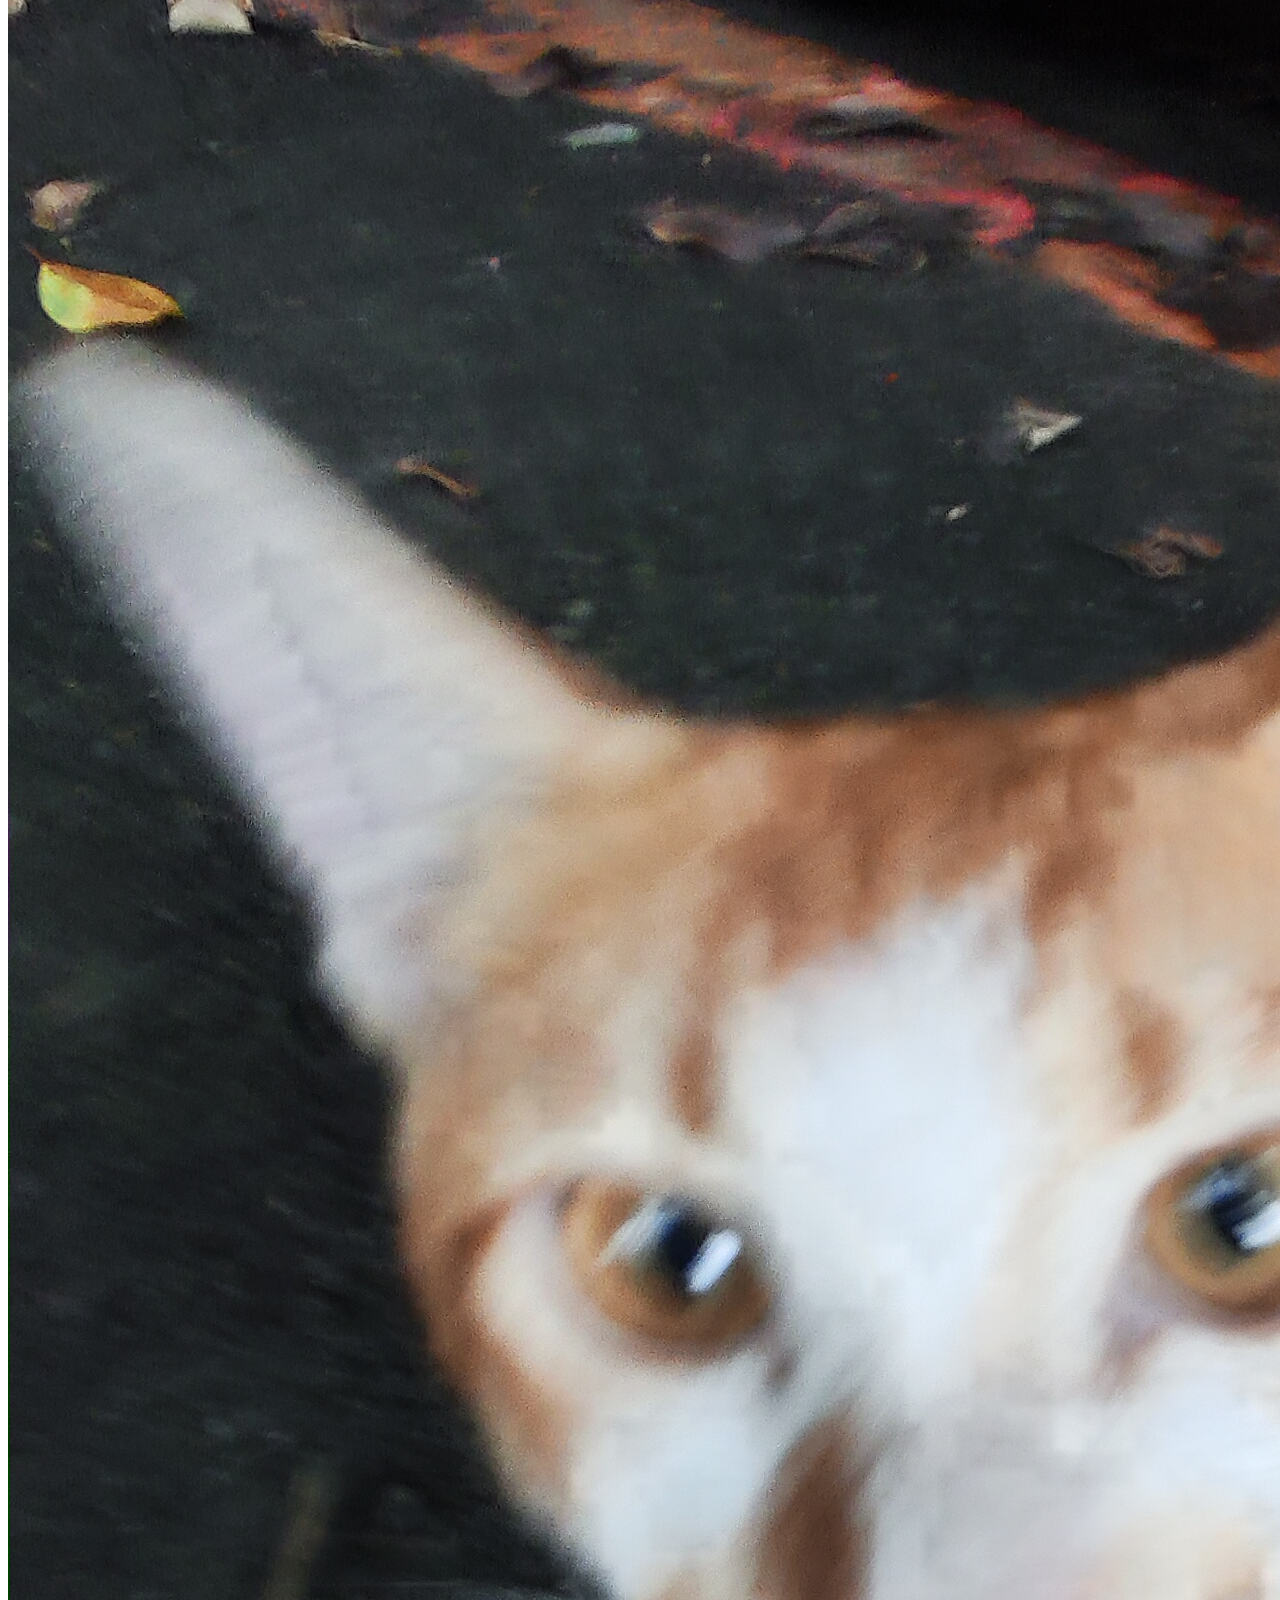
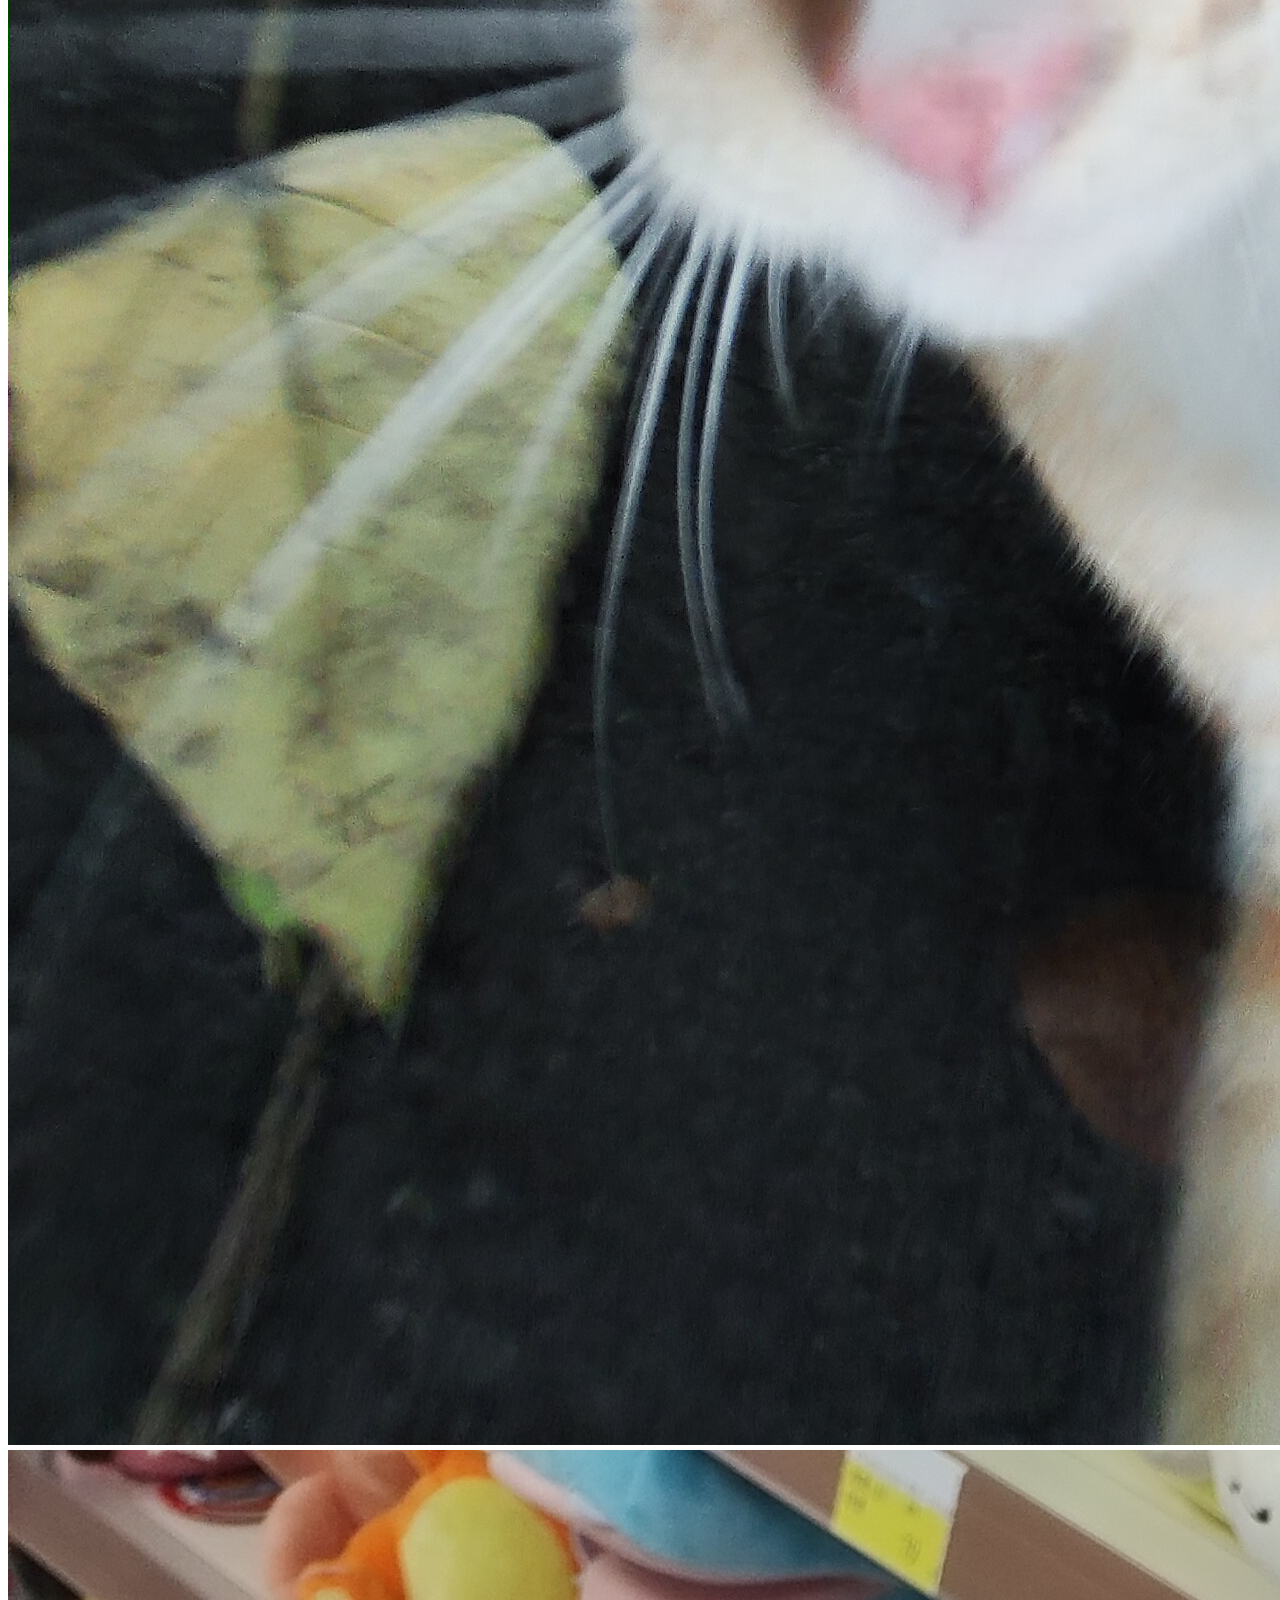
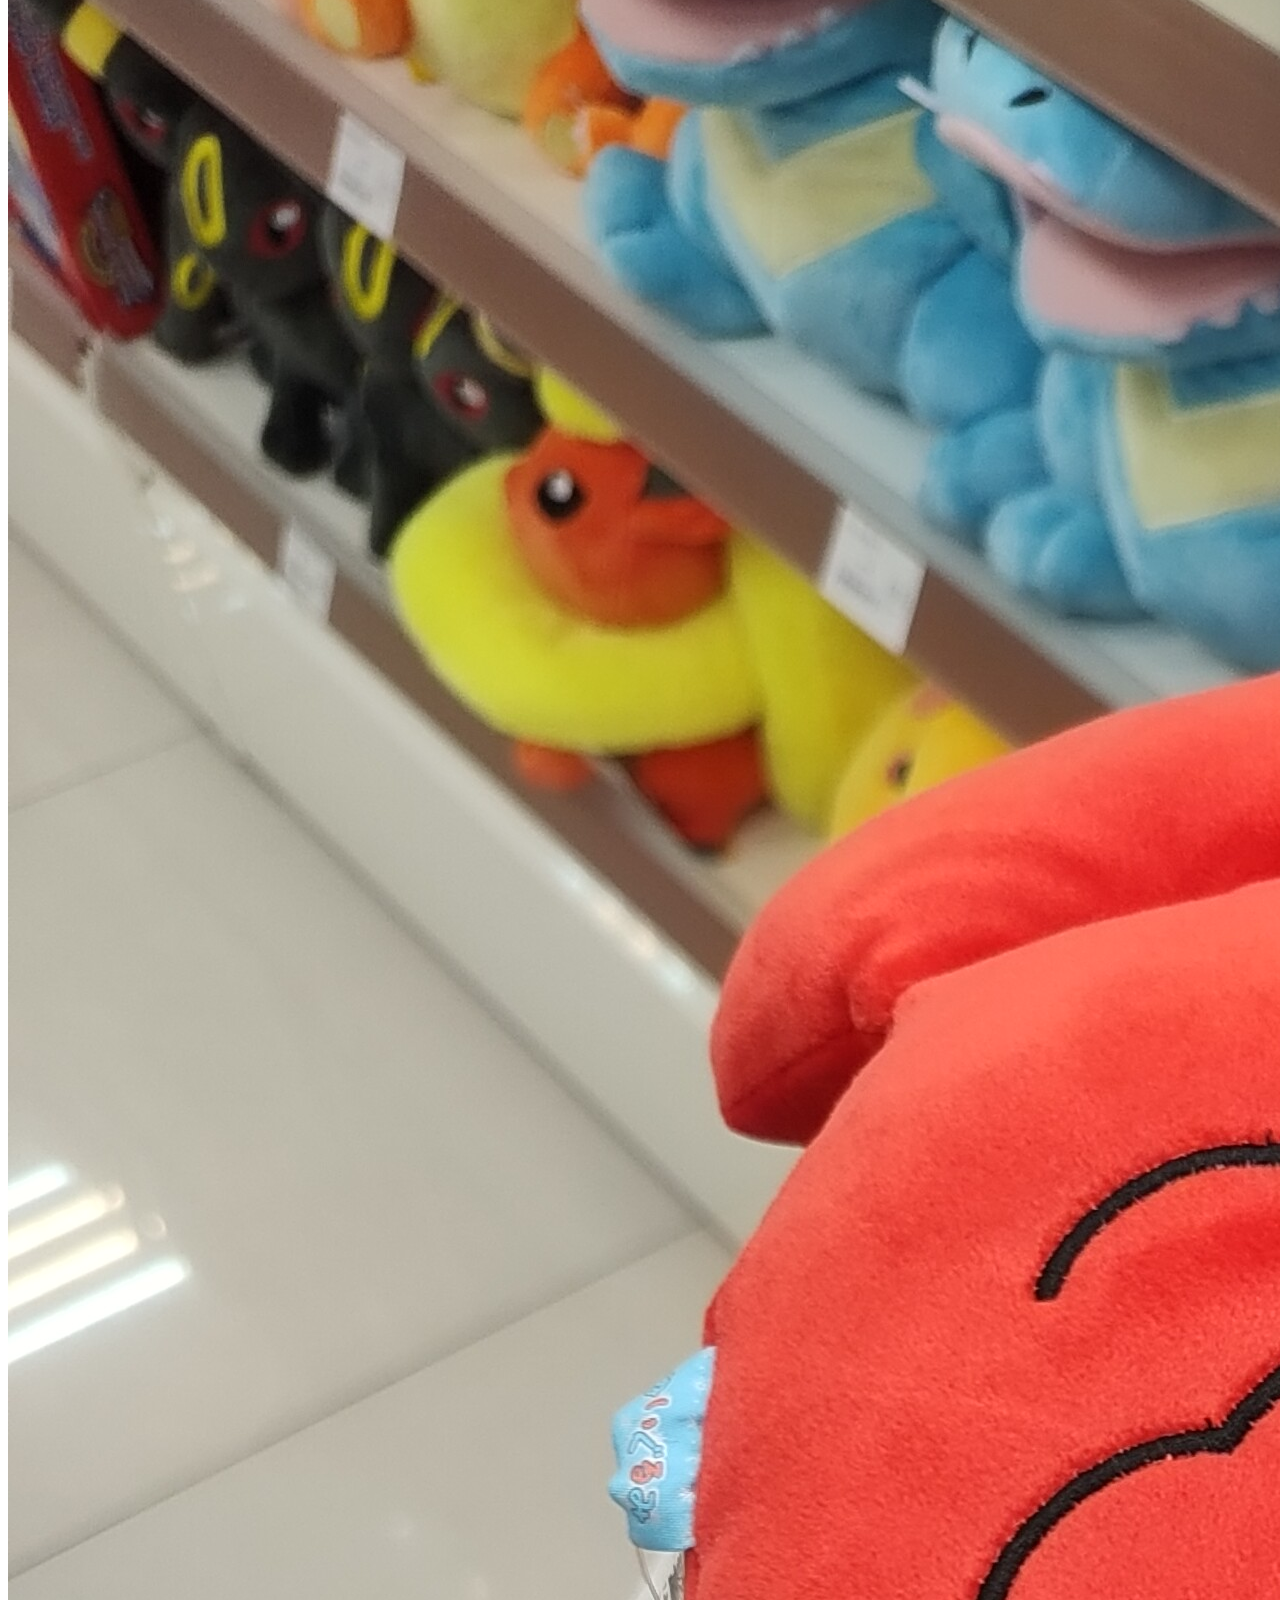
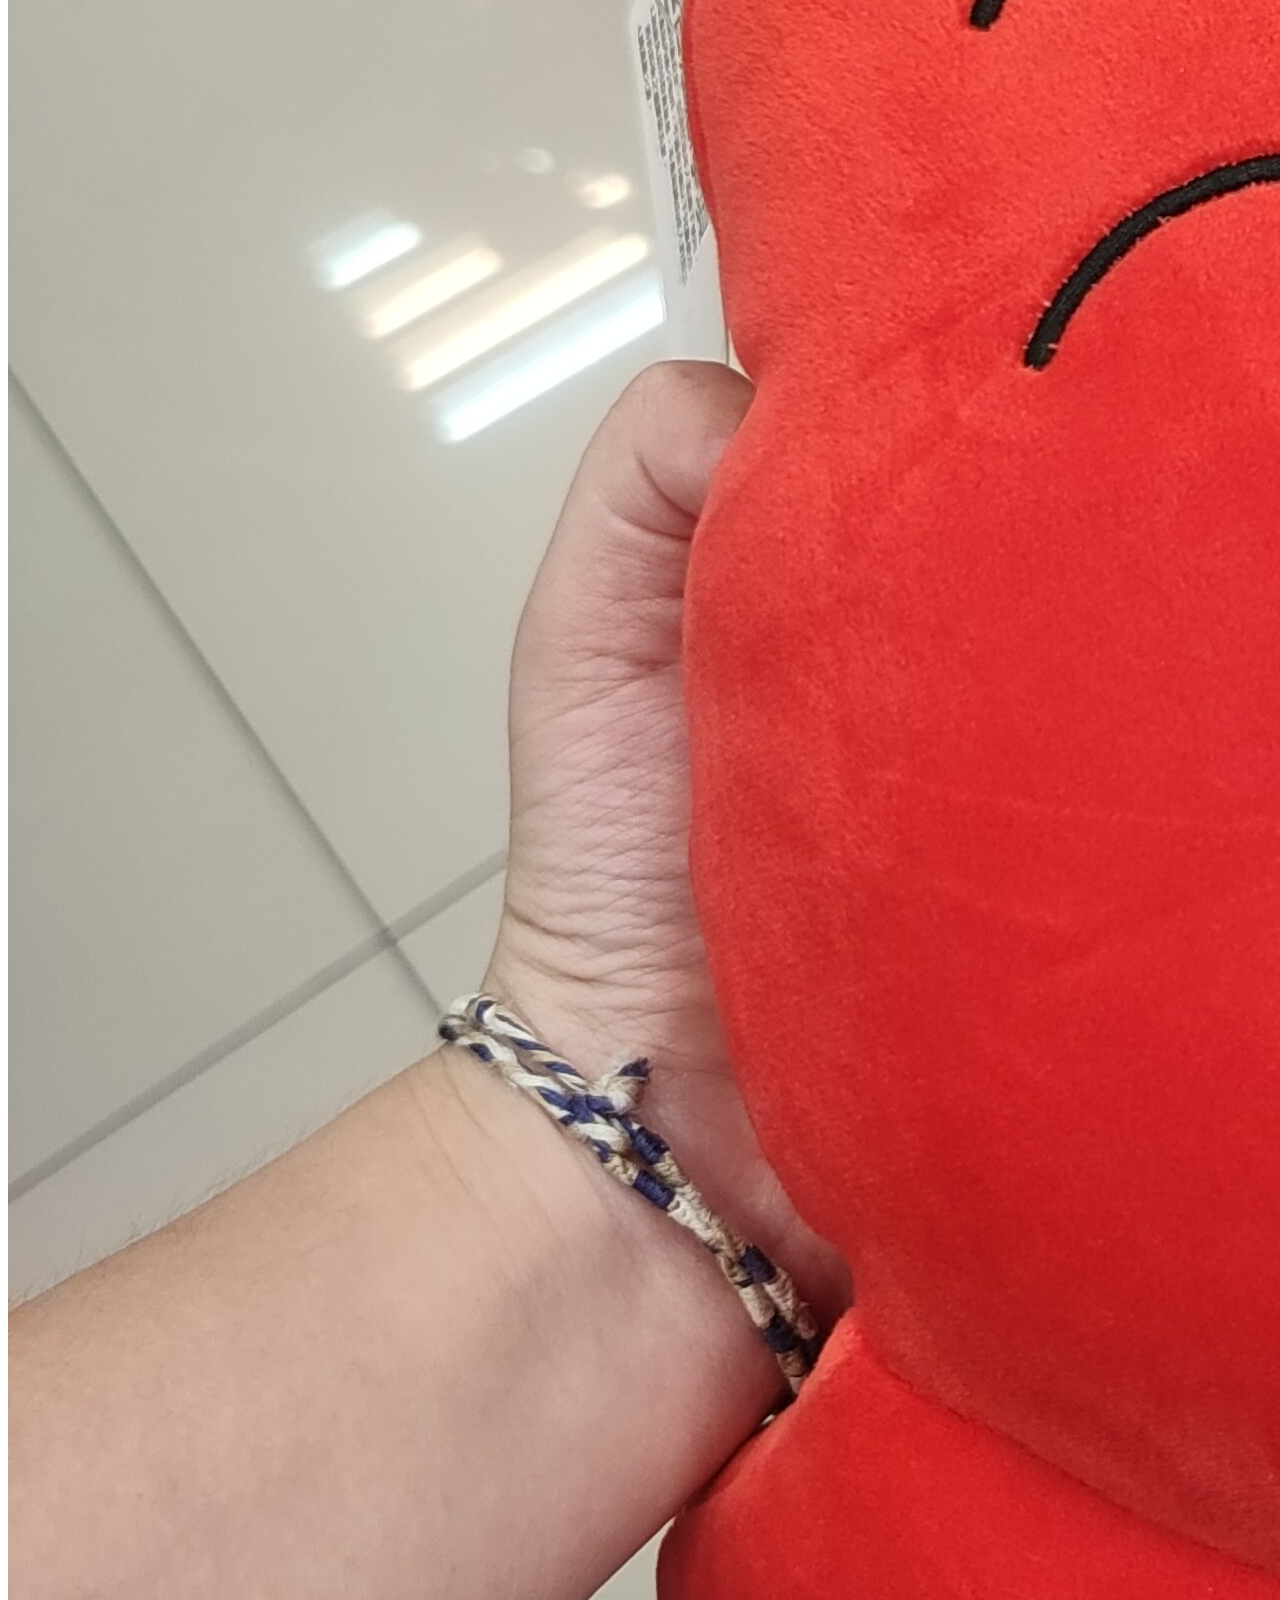
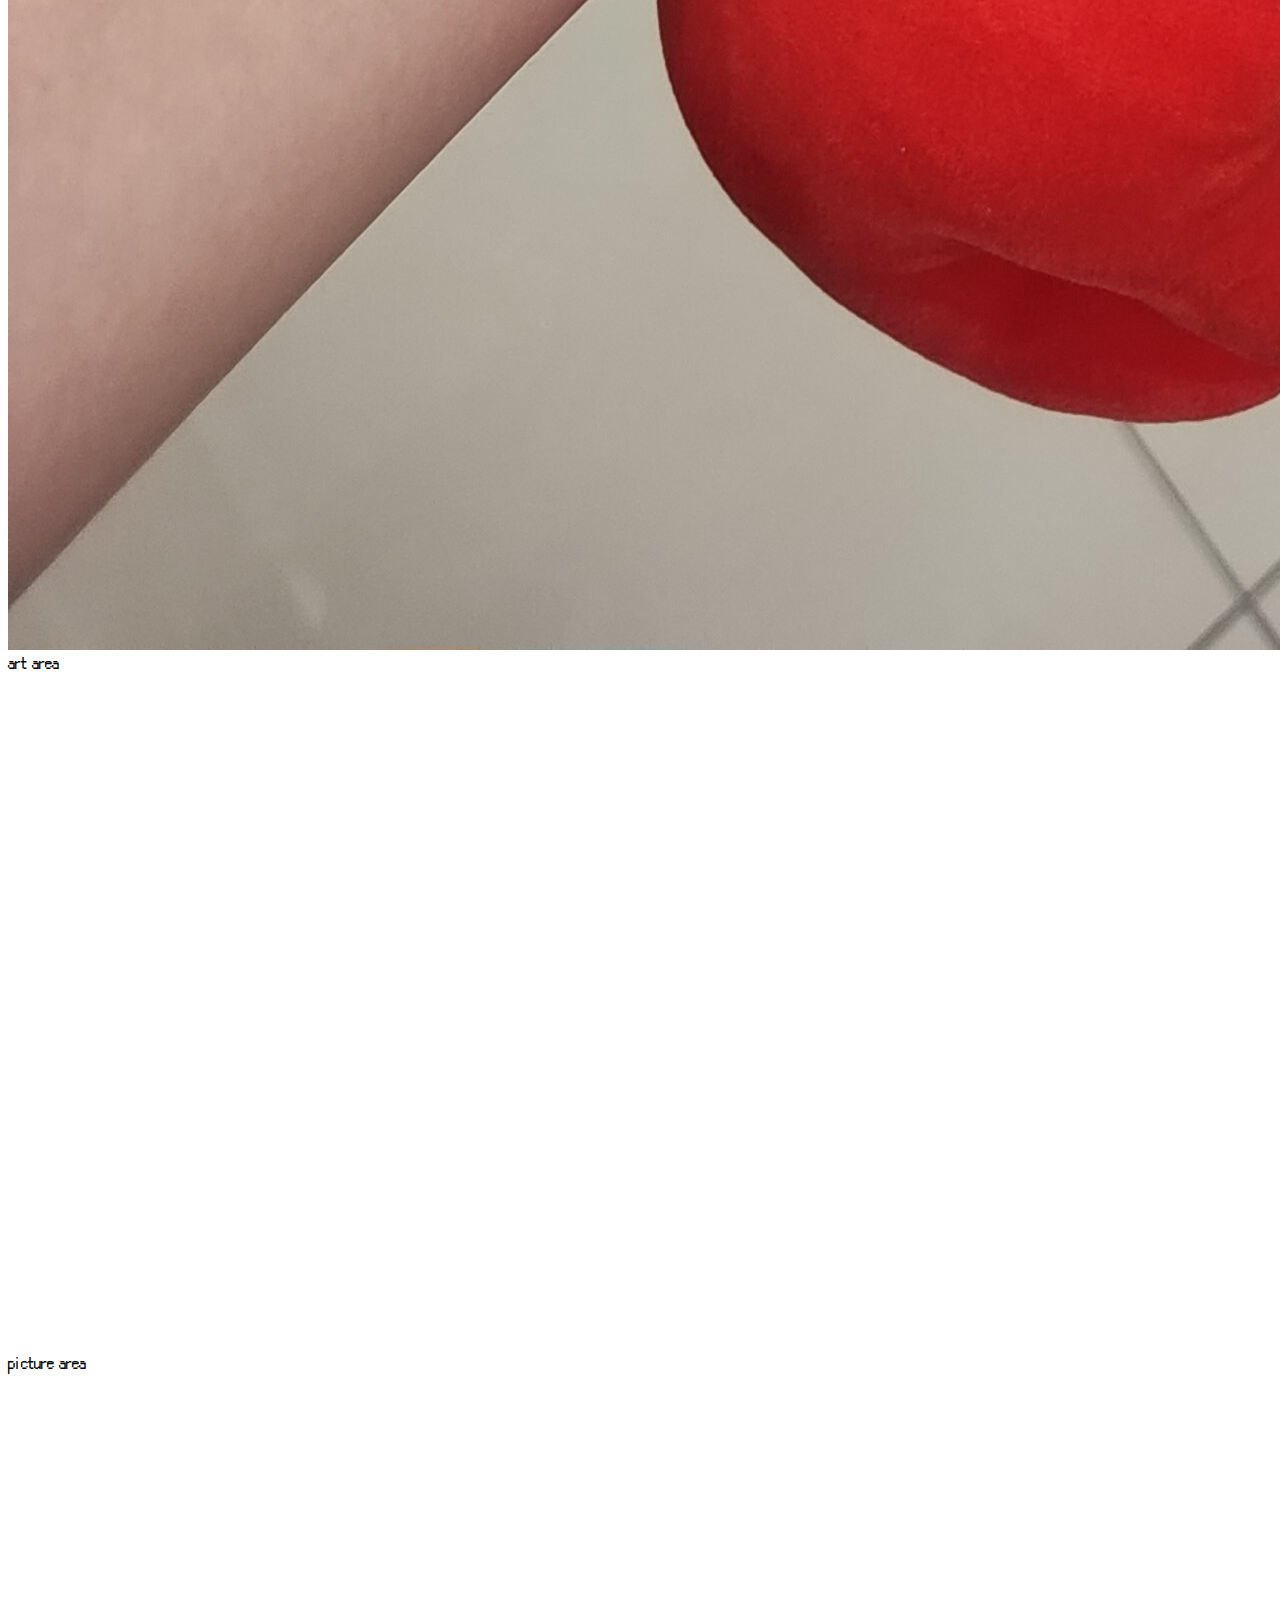
<file: home.html>
<!DOCTYPE html>
<html>
<home>
    <meta charset="utf-8"/>
    <meta name="viewport" content="width=device-width,initial-scale=1.0"/>
</home>
<head>
    <title>Test01</title>
    <link href="home.css" rel="stylesheet" type="text/css" />
</head>
<body>
<!--標題區-->
<div>
<div class="head">
    <div class="headline">MY WEBSITE</div>
    <div class="head-box">
        <div class="head-c" id="top">top</div>
        <div class="head-c" id="art">art</div>
        <div class="head-c" id="picture">picture</div>
        <div class="head-c" id="game">game</div>
    </div>
</div>
<div class="welcome-box">
    <img src="picture/wel.png" class="welcome"></img>
</div>
</div>
<div class="carousel">
    <div class="carousel-track">
        <img src="picture/cat.jpg" alt="Image 1">
        <img src="picture/rock.jpg" alt="Image 2">
        <img src="picture/cat2.jpg" alt="Image 3">
        <img src="picture/lobster.jpg" alt="Image 4">
    </div>
</div>

<div style="height: 700px" id="art-area">art area</div>
<div style="height: 700px" id="picture-area">picture area</div>
<div style="height: 700px" id="game-area">game area</div>

<script src="jquery-3.7.1.min.js"></script>
<script src="home.js"></script>
</body>
</html>

<!-- 手風琴
<div class="list">
    <div class="object"><a href="https://www.instagram.com/emmakuo1019/">INSTAGRAM</a></div>
    <div class="object"><a href="https://www.facebook.com/EmmaKuo1019?locale=zh_TW">FACE BOOK</a></div>
    <div class="object"><a href="">NOTHING YET</a></div>
    <div class="object"><a href="">NOTHING YET</a></div>
</div>
<div class="head" style="justify-content: center">
    <div class="headline" style="text-align: center;">MY PICTURE</div>
</div>-->

<!--切換圖片
<div class="slideshow">
    <img src="picture/cat.jpg" class="artwork"/>
    <img src="picture/rock.jpg" class="artwork"/>
    <img src="picture/frog.jpg" class="artwork"/>
    <img src="picture/cat2.jpg" class="artwork"/>
    <img src="picture/lobster.jpg" class="artwork"/>
</div>-->
</file>
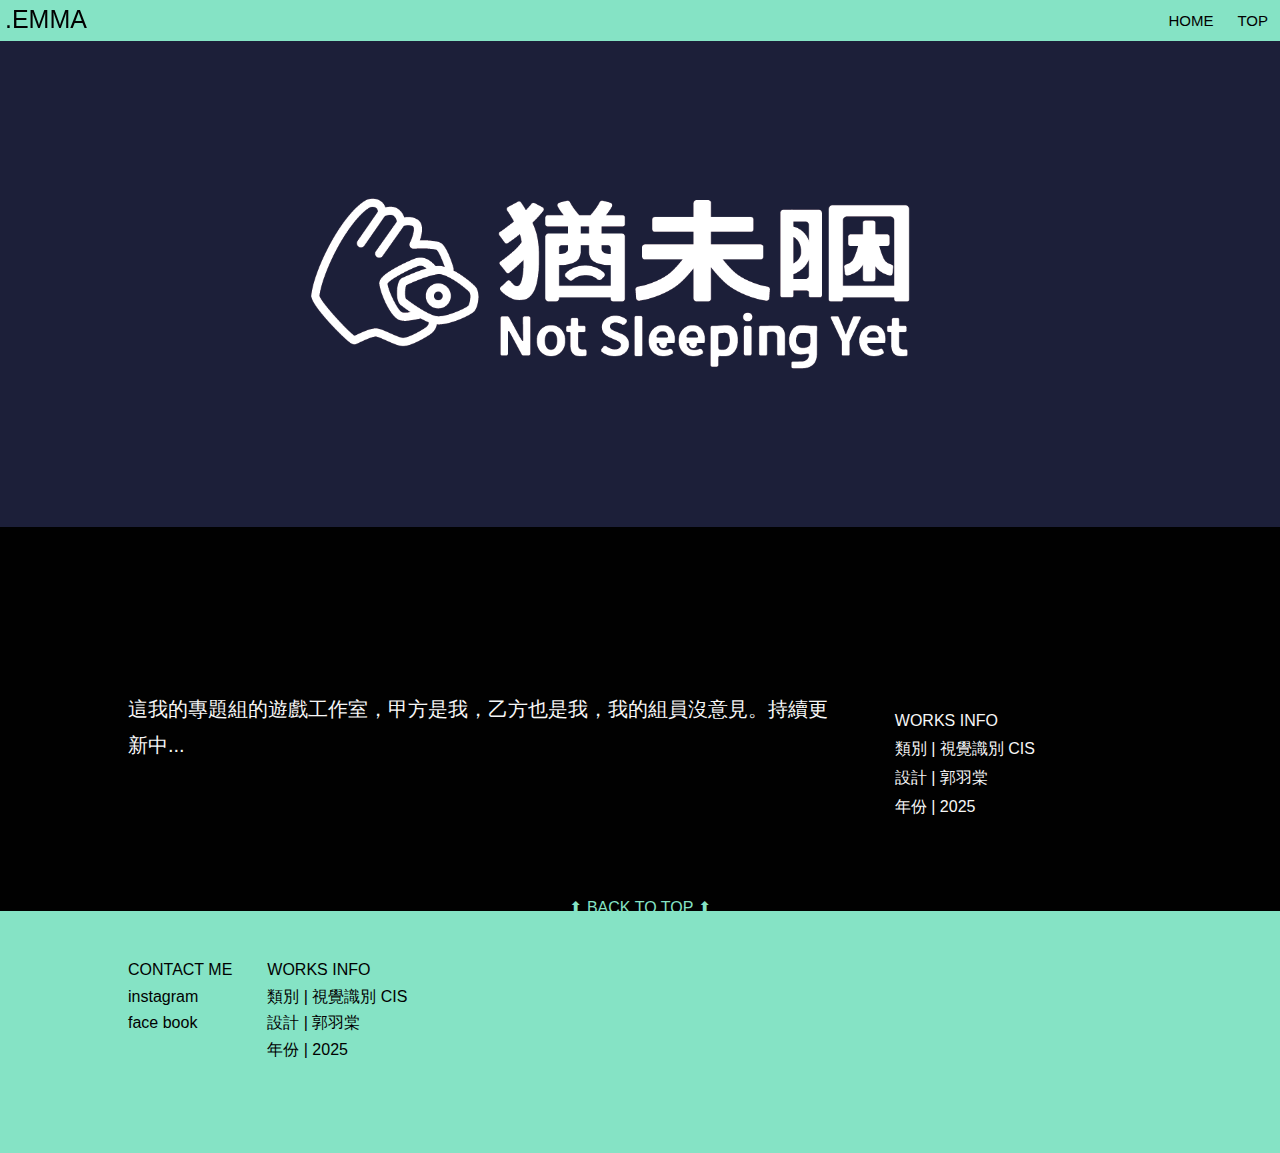
<file: NotSleepingYet.html>
<!DOCTYPE html>
<html lang="en">
<head>
    <meta charset="UTF-8">
    <title>NotSleepingYetStudio</title>
    <link rel="stylesheet" href="work.css">
    <link rel="icon" href="favicon.ico" type="image/x-icon">
    <meta name="viewport" content="width=device-width, initial-scale=1.0">

    <link rel="preconnect" href="https://fonts.googleapis.com">
    <link rel="preconnect" href="https://fonts.gstatic.com" crossorigin>
    <link href="https://fonts.googleapis.com/css2?family=Noto+Sans+TC:wght@100..900&family=Noto+Sans:ital,wght@0,100..900;1,100..900&display=swap" rel="stylesheet">
</head>
<body>
<!--nav-->
<a href="index.html"><div class="logo">.EMMA</div></a>
<nav class="nav">
    <a href="index.html"><div class="Navoption">HOME</div></a>
    <div class="Navoption" id="work-top">TOP</div>
</nav>

<!--內容-->
<main>
    <img class="work-info-big" src="picture/NotSleepingYet_long.png">
    <article class="article">
        <div class="title">猶未睏遊戲工作室<br>視覺識別系統</div>
        <section class="section">
            <div class="word">
                這我的專題組的遊戲工作室，甲方是我，乙方也是我，我的組員沒意見。持續更新中...
            </div>
            <ul class="word-info">WORKS INFO
                <li>類別 | <span style="font-weight: normal">視覺識別 CIS</span> </li>
                <li>設計 | <span style="font-weight: normal">郭羽棠</span></li>
                <li>年份 | <span style="font-weight: normal">2025</span></li>
            </ul>
        </section>
    </article>
    <article style="display: flex;margin-top: 30px;width: 100%;margin-bottom: 30px">
        
    </article>
</main>

<div class="back"> ⬆︎ BACK TO TOP ⬆︎</div>
<div class="back2"> ⬆︎ </div>

<!--頁尾-->
<footer class="footer">
    <ul class="linkbox">CONTACT ME
        <li class="link"><a href="https://www.instagram.com/emmakuo1019/">instagram</a></li>
        <il class="link"><a href="https://www.facebook.com/EmmaKuo1019?locale=zh_TW">face book</a></il>
    </ul>
    <ul class="linkbox">WORKS INFO
        <li class="link">類別 | 視覺識別 CIS</li>
        <li class="link">設計 | 郭羽棠</li>
        <li class="link">年份 | 2025</li>
    </ul>
</footer>

<script
        src="https://code.jquery.com/jquery-3.4.1.min.js"
        integrity="sha256-CSXorXvZcTkaix6Yvo6HppcZGetbYMGWSFlBw8HfCJo="
        crossorigin="anonymous">
</script>
<script src="home.js"></script>

</body>
</html>
</file>
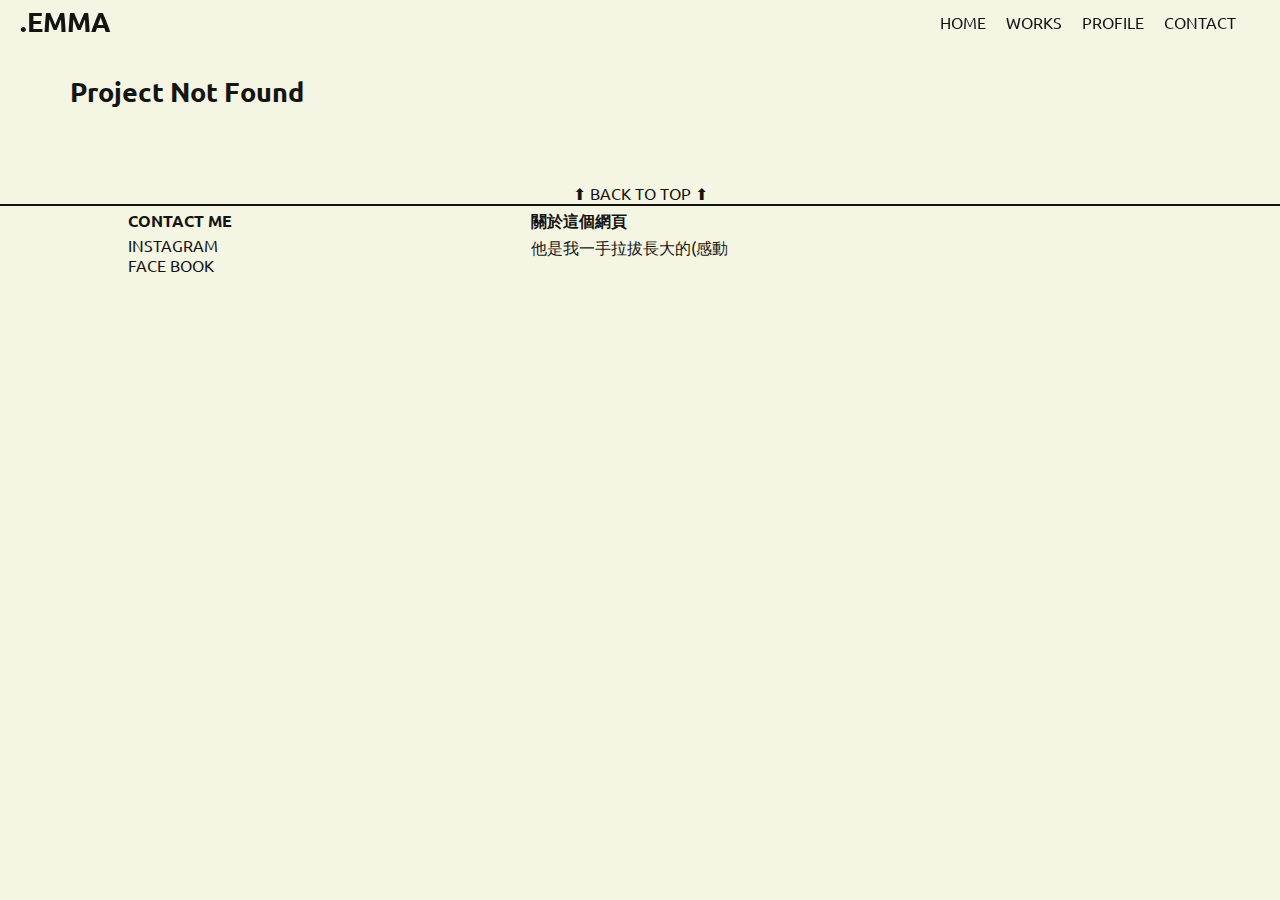
<file: project.html>
<!DOCTYPE html>
<html lang="en">
<head>
    <meta charset="utf-8"/>
    <meta name="viewport" content="width=device-width,initial-scale=1.0"/>
    <title>郭青蛙的作品介紹</title>
    <link rel="stylesheet" href="css/style.css">
    <!--字體API Ubuntu和Noto-->
    <link rel="preconnect" href="https://fonts.googleapis.com">
    <link rel="preconnect" href="https://fonts.gstatic.com" crossorigin>
    <link href="https://fonts.googleapis.com/css2?family=Noto+Sans+TC:wght@100..900&family=Ubuntu:wght@400;700&display=swap" rel="stylesheet">
</head>
<body>
<!--nav-->
<div class="nav">
    <h2 class="logo" id="emma"><a href="index.html">.EMMA</a></h2>
    <ul class="navbar">
        <li class="Navoption" id="home">HOME</li>
        <li class="Navoption" id="works">WORKS</li>
        <li class="Navoption" id="profile">PROFILE</li>
        <li class="Navoption" id="contact">CONTACT</li>
    </ul>
</div>
<!--內容-->
<main>
    <div id="project-detail"></div>
</main>

<!--頁尾-->
<div class="back"> ⬆︎ BACK TO TOP ⬆︎</div>
<div class="back2"> ⬆︎ </div>
<hr/>
<footer class="footer">
    <div class="linkbox">
        <h3>CONTACT ME</h3>
        <div class="link"><a href="https://www.instagram.com/emmakuo1019/">INSTAGRAM</a></div>
        <div class="link"><a href="https://www.facebook.com/EmmaKuo1019?locale=zh_TW">FACE BOOK</a></div>
    </div>
    <div class="linkbox">
        <h3>關於這個網頁</h3>
        <div class="link">他是我一手拉拔長大的(感動</div>
    </div>
</footer>

<script
        src="https://code.jquery.com/jquery-3.4.1.min.js"
        integrity="sha256-CSXorXvZcTkaix6Yvo6HppcZGetbYMGWSFlBw8HfCJo="
        crossorigin="anonymous">
</script>
<script src="js/home.js"></script>
<script src="js/detail.js"></script>
</body>
</html>
</file>
<file: css/style.css>
/*PRIMITIVES*/
:root {
    --color-white: #f4f5e2;
    --color-secnd-white: #cfcec4;
    --color-black: #141413;
    --color-secnd-black: #605f54;
    --color-light: #A52A2AFF;

    --font-size-xs: 10pt;
    --font-size-sm: 12pt;
    --font-size-md: 20pt;
    --font-size-lg: 30pt;
    --font-size-xl: 45pt;

    --space-1: 4px;
    --space-2: 20px;
    --space-3: 40px;
    --space-4: 70px;
}
/*SEMANTIC TOKENS*/
:root{
    --bg-page: var(--color-white);
    --text-color: var(--color-black);
    --text-secnd-color: var(--color-secnd-black);
    --text-color-hover: var(--color-light);
}
[data-theme="dark"] {
    --bg-page: var(--color-black);
    --text-color: var(--color-white);
    --text-secnd-color: var(--color-secnd-white);
    --text-color-hover: var(--color-light);
}

body {
    background: var(--bg-page);
    color: var(--text-color);
    margin: 0;
    font-family: "Ubuntu","Noto Sans", sans-serif;
}
body, .card {
    transition: background 0.3s ease, color 0.3s ease;
}
hr {
    border: none;
    height: 2px;
    margin: 0;
    background-color: var(--text-color);
}
.header{
    display: flex;
    flex-direction: row;
    justify-content: center;
    align-items: center;
    height: 700px;
}
.nav{
    position: fixed;top: 0;
    z-index: 100;
    display: flex;
    justify-content: space-between;
    align-items: center;
    width: 95%;
    padding:0 var(--space-2);
}
.nav li {
    margin-left: 20px;
}
.navbar{
    display: flex;
    list-style: none;
    margin: 0;
    padding: 0;
}
.Navoption:hover{
    background:var(--text-color-hover);
}
main{
    padding:var(--space-4)
}
#projects {
    display: grid;
    grid-template-columns: repeat(auto-fit, minmax(280px, 1fr));
    gap: 20px;
}
.card{
    padding: 25px;
    flex-direction: column;
    border-radius: 10px;
}
#profile-area{
    display: flex;
    flex-direction: row;
    justify-content: center;
    gap: 10%;
}
/*-----文字設定-----*/
.title{
    color: var(--text-color);
    align-items: start;
    font-size: var(--font-size-lg);
    font-weight: bold;
    margin: var(--space-2) var(--space-2)  var(--space-2)  var(--space-3);
    opacity: 0;
    transform: translateX(-50px);
    transition: all 0.8s ease;
}
.title.visible {
    opacity: 1;
    transform: translateY(0);
}
.project-title{
    color: var(--text-color);
    align-items: start;
    font-size: var(--font-size-lg);
    font-weight: bold;
    margin: var(--space-2);
}
.word{
    text-align: left;
    line-height: 1.8;
    font-size: var(--font-size-sm);
}
h2{
    font-size: var(--font-size-md);
    margin: var(--space-1) 0;
}
h3{
    font-size: var(--font-size-sm);
    margin: var(--space-1) 0;
}
.detail{
    color: var(--text-secnd-color);
    font-size: var(--font-size-xs);
    margin: 0;
}
/*-----圖片設定------*/
.profile-picture{
    width: 400px;height: 330px;position: sticky;top:0
}
.work-picture{
    height: 250px;
    width: 290px;
    overflow: hidden;
    border-radius:12px;
    transform: translateX(0);
    transition: all 0.5s ease;
}
.work-picture:hover{
    transform: translateX(10px)
}
/*-----互動設定------*/
.form{
    justify-content: center;
}
.contact{
    margin: 10px 0 10px 0;
    height: 40px;width: 300px;
    border: var(--text-color) solid 1px;
    border-radius: 3px;
}
.contact:hover{
    background: var(--color-light);
}
.button {
    margin: 20px 0 0 0;
    height: 40px;width: 100px;
    border: var(--text-color) solid 1px;
    border-radius: 3px;
}
.back{
    text-align: center;
    color:var(--text-color);
    display: block;
}
.back:hover{cursor: pointer;}
.back2{
    text-align: center;
    color:var(--text-color);
    display:none;
}
.back2:hover{cursor: pointer;}
.footer{
    display: flex;
    justify-content: left;
    padding-left: 10%;
}
.linkbox{
    width: 35%;
    height: 130px;
    text-align: left;
}
a{text-decoration: none;}
a:visited{ color:var(--text-color); }
a:link{ color:var(--text-color); }

/*-----平板(1250)設定------*/
@media(max-width:1250px){
    
}
/*-----平板(800)設定------*/
@media(max-width:800px){
    #profile-area{
        flex-direction: column;
        padding: 30px;
    }
    .profile-picture{
        position: relative;
    }
}
/*-------手機設定(500)------*/
@media(max-width:500px){
    .word{
        font-size: 15px;
    }
    .title{
        font-size: var(--font-size-md);
    }
    .word{
        font-size: var(--font-size-xs);
    }
    .work{
        height: 200px;
        width: 300px;
        border-radius:10px;
    }
    .form{
        margin-left: 30px;
        padding-top: 50px;
    }
    .back{
        display: none;
    }
    .back2{
        display: block;
    }
}
</file>
<file: work.css>
@font-face {
    font-family: "Noto Sans", sans-serif;
}
body {
    margin: 0;
    background: #010101;
    color: #F7F7F7;
    font-family: 'NotoSansTC-VariableFont_wght.ttf', sans-serif;
}
.nav{
    z-index: 50;
    position: fixed;
    display: flex;
    width: 100%;
    justify-content: flex-end;
    font-size: 15px;
    background: #85e3c5;
    color: #010101;
}
.Navoption{
    margin: 12px;
}
.Navoption:hover{
    background: #010101;
    color:#85e3c5;
}
.logo{
    z-index: 60;
    position: fixed;
    font-size:25px;
    margin-top: 5px;
    margin-left: 5px;
    color: #010101;
}
.article{
    margin:50px 10% 30px 10%;
    display: flex;
    flex-direction: column;
}
.section{
    display: flex;
    flex-direction: row;
    gap: 50px;
}
.footer{
    display: flex;
    justify-content: left;
    gap: 35px;
    padding:30px 0 50px 10%;
    color:#010101;
    background: #85e3c5;
    font-size: 12pt;
}
.linkbox{
    height: 130px;
    line-height: 20pt;
}
.link{
    text-align: left;
}
/*文字設定*/
.title{
    align-items: start;
    margin-bottom: 20px;
    font-size: 25pt;
    font-weight: bold;
    color: #85e3c5;
    opacity: 0;
    transform: translateY(-50px);
    transition: all 0.8s ease;
}
.title.visible {
    opacity: 1;
    transform: translateY(0);
}
.word{
    width: 70%;
    text-align: left;
    line-height: 1.8;
    font-size: 15pt;
    font-weight:lighter;
}
.word-info{
    text-align: left;
    line-height: 1.8;
    font-size: 12pt;
    font-weight:lighter;
}
ul{
    list-style-type: none;
    padding: 0;
}
/*圖片設定*/
.work-info-big{
    width: 100%;
    margin:40px 0 0 0 ;
}
.work-info-small{
    width: 50%;
    margin:0 10% 0 10%;
    border-radius:10px;
}

/*互動設定*/
.back{
    margin:30px 0 -6px 0;
    text-align: center;
    color:#85e3c5;
    display: block;
}
.back:hover{cursor: n-resize;}
.back2{
    margin:30px 0 -6px 0;
    text-align: center;
    color:#85e3c5;
    display:none;
}
.back2:hover{cursor: n-resize;}

a{text-decoration: none;}
a:visited{ color:#010101;}
a:link{ color:#010101;}

/*平板設定*/
@media(max-width:1250px){
    .Navoption{
        font-size: 14px;
    }
    .work{
        height: 250px;
        width: 350px;
    }
    /*文字設定*/
    .title{font-size: 20pt;}
    .word{font-size: 12pt;}
    .word-info{font-size: 10pt}
}

/*手機設定*/
@media(max-width:500px){
    .work{
        height: 200px;
        width: 300px;
        border-radius:10px;
    }
    .article{
        display: flex;
        flex-direction: column;
    }
    .section{
        flex-direction: column;
    }
    .footer{font-size: 10pt}
    .back{
        display: none;
    }
    .back2{
        display: block;
    }
    /*文字設定*/
    .title{font-size: 18pt;}
    .word{
        font-size: 10pt;
        width: 100%;
    }
    /*圖片設定*/
    .work-info-big{
        margin:40px 0 0 0;
        border-radius: 0;
    }
}
</file>
<file: home.css>
/* 定義自訂字體 */
@font-face {
    font-family: 'MyCustomFont';
    src: url('Cubic_11.ttf') format('woff2');
    font-weight: normal;
    font-style: normal;
}

/* 使用自訂字體 */
body {
    font-family: 'MyCustomFont', sans-serif;
}

.head{
    display: flex;
}
.headline{
    width: 50%;
    font-size: 30pt;
}
.head-box{
    width: 50%;
    display: flex;
    justify-content:flex-end;}
.head-c{
    width: 30px;
    margin-right: 10px;
    font-size: 15pt;
}
.welcome{
    width:100%;
    height: 200px;
    display: flex;
    justify-content:center;
    align-items:center;
}
.fish{
    width: 150px;
    display: block;
    border-radius: 10px;
}
.angry{
    font-size: 10pt;
    display: none;
}
.list{
    display: flex;
    justify-content: center;
}
.object{
    font-size: 20px;color: azure;
    text-align: center;vertical-align:middle;
    background-color:lightblue;
    line-height:100px;width: 280px;
    margin: 10px;
    border-radius: 10px;
}
.slideshow {
    position: relative;
    margin: 30px;
    display: flex;
    justify-content:center;align-items:center;
    height: 230px;
}
.artwork{
    position: absolute;
    top: 0;
    display:none;
    height: 200px;width: 300px;
}
/*平板設定*/
@media(max-width:1250px){
    .headline{
        font-size: 20px;
    }
    .list{
        flex-wrap:wrap
    }
    .object{
        width: 45%
    }
}

/*手機設定*/
@media(max-width:500px){
    .list{
        flex-wrap:wrap
    }
    .object{
        width: 90%
    }
    .fish{
        display: none;
    }
    .angry{
        display: block;
    }
}
a:link {color: blue;}
a:visited {color:black;}
a:hover {color: green;}
a:active {color: palevioletred;}
</file>
